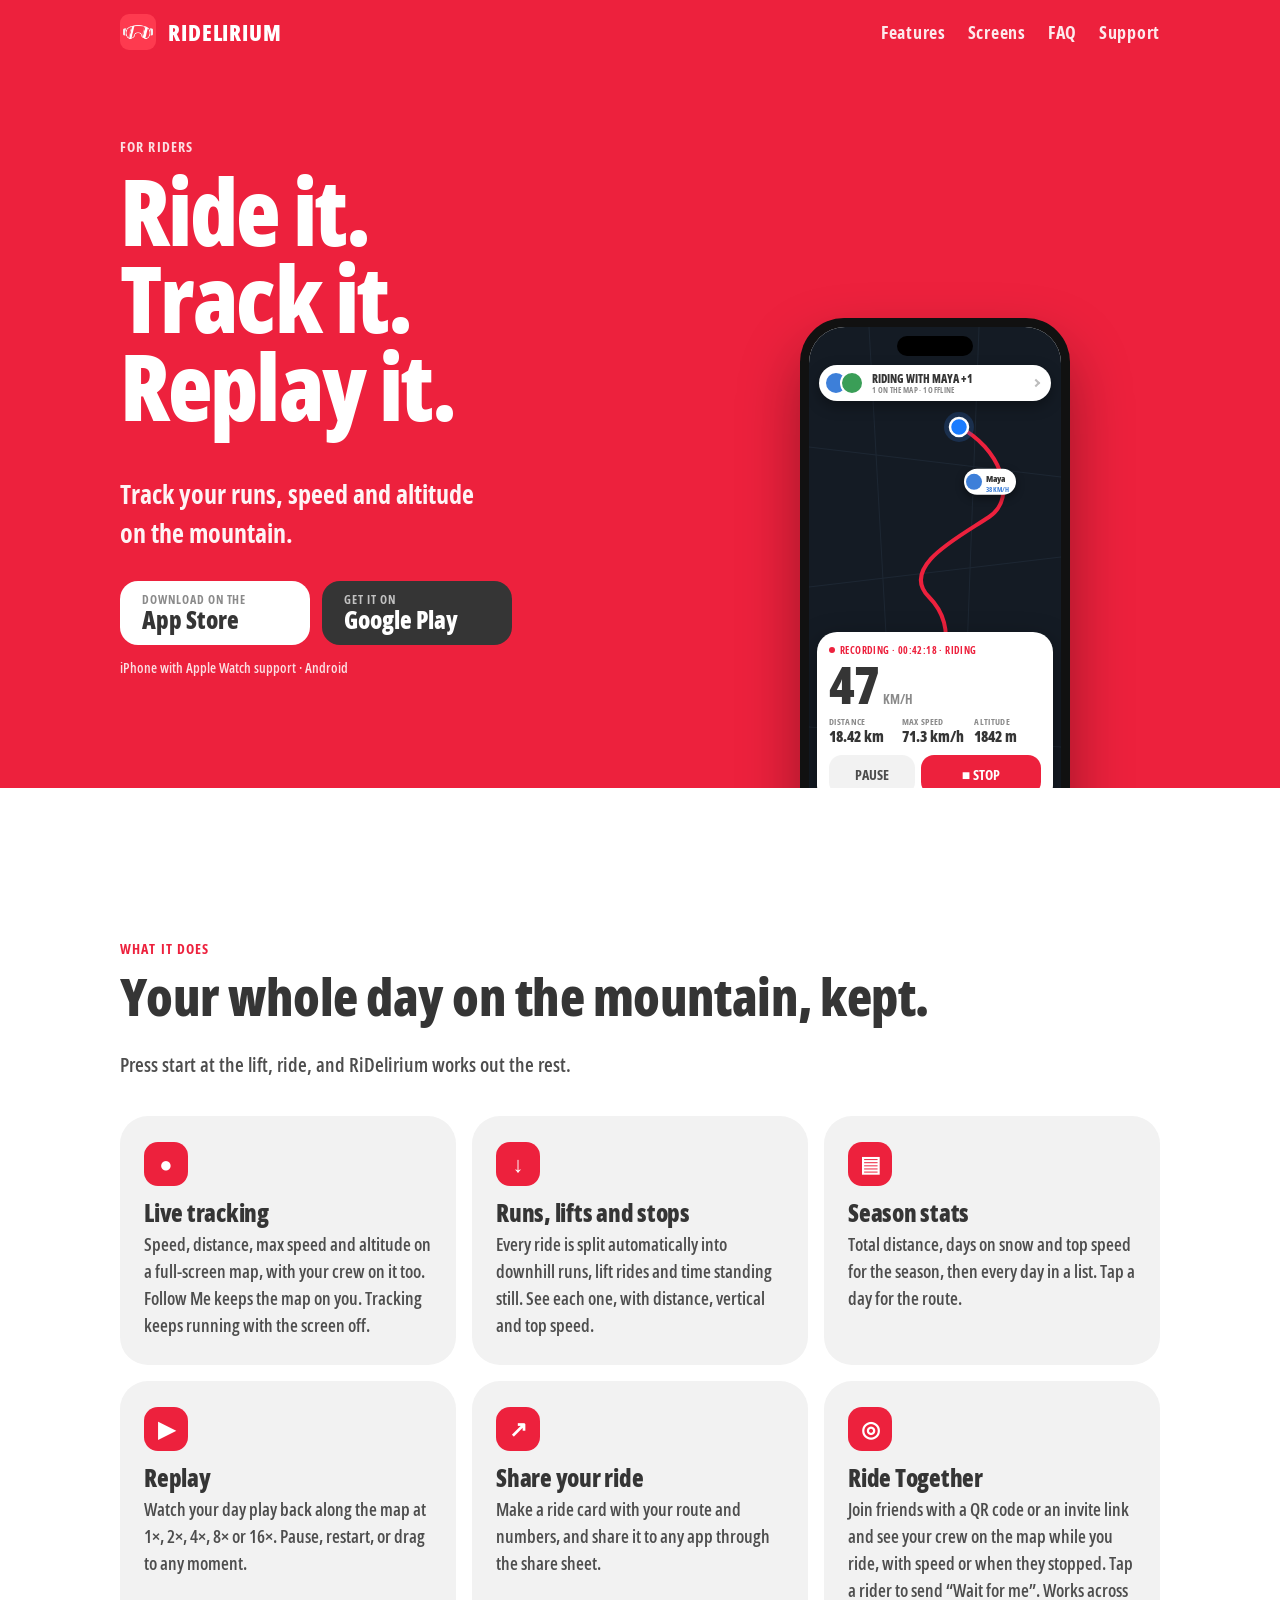
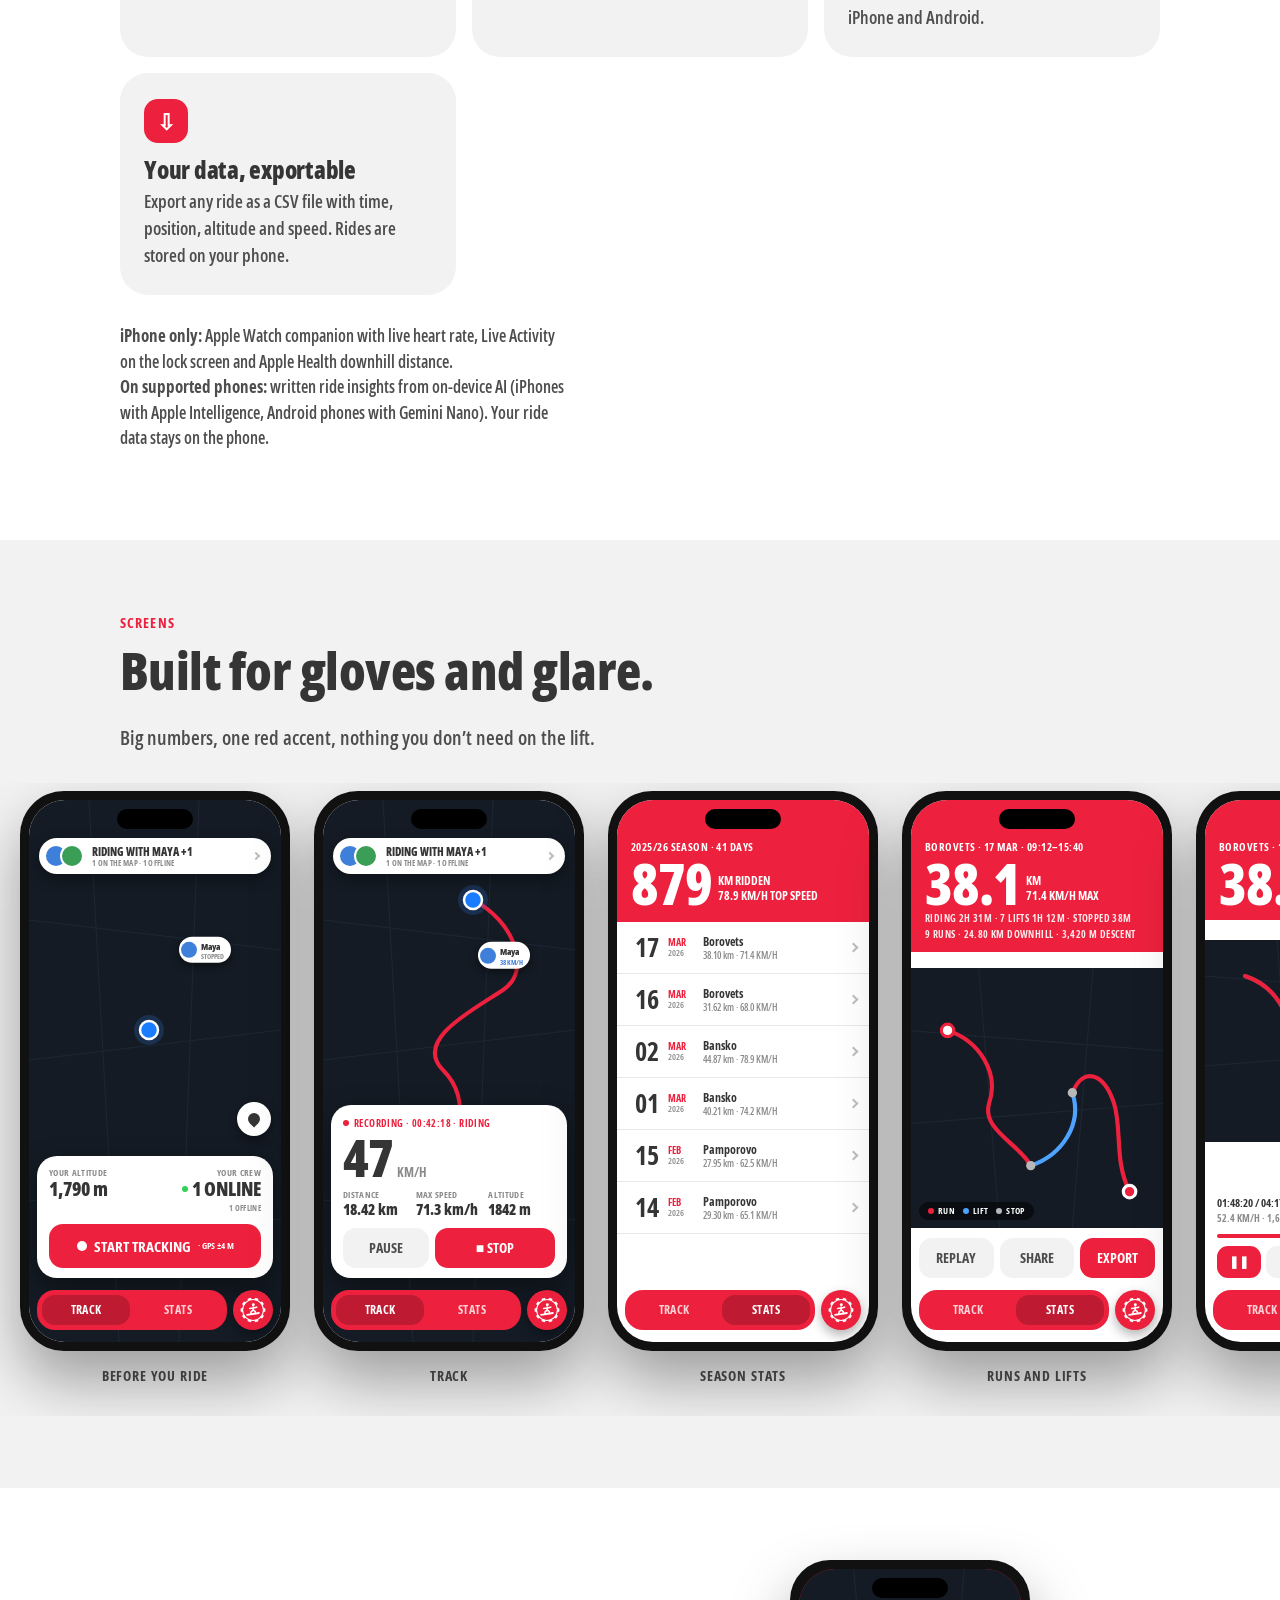
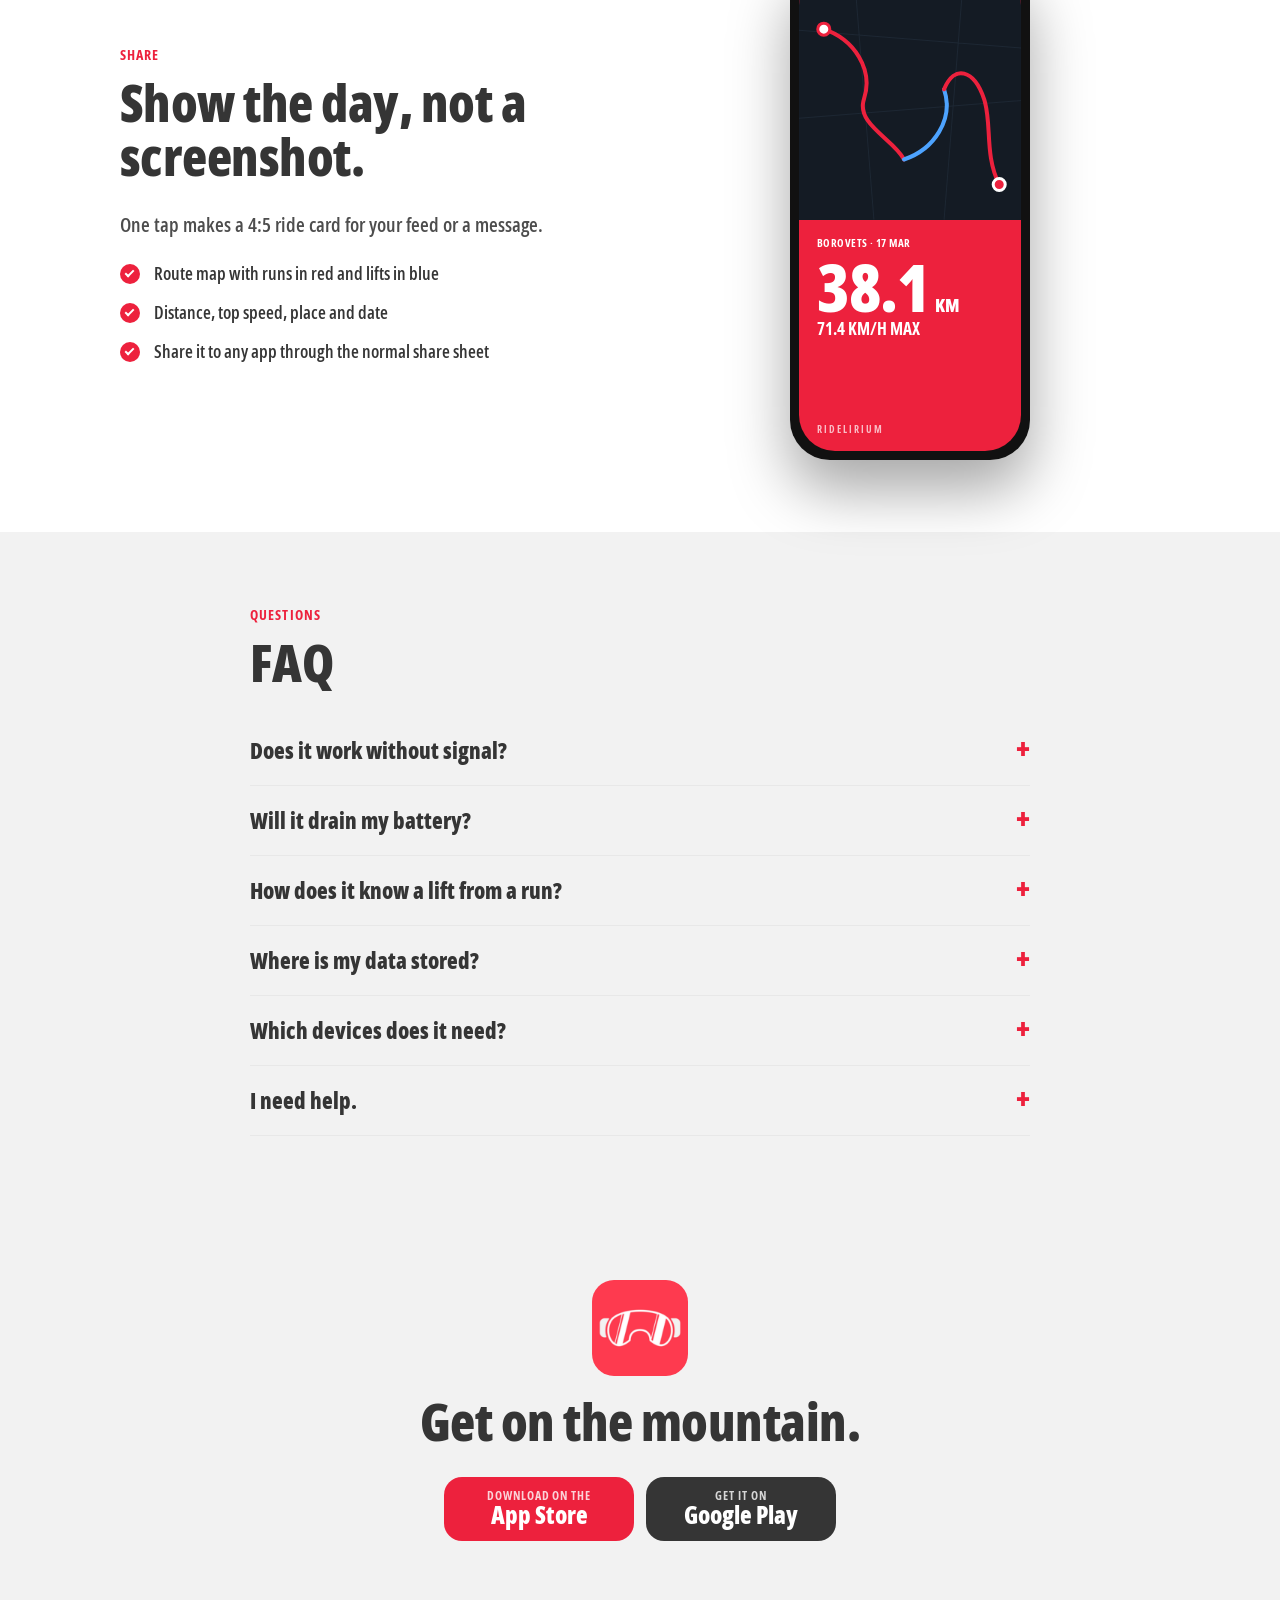
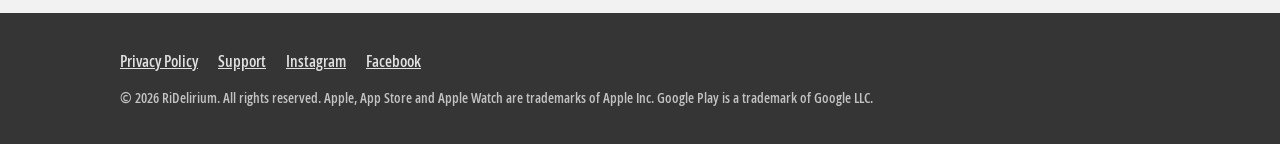
<file: RiDelirium-Web/index.html>
<!doctype html>
<html lang="en">
<head>
<meta charset="utf-8">
<meta name="viewport" content="width=device-width, initial-scale=1">
<title>RiDelirium — track your runs, speed and altitude</title>
<meta name="description" content="Track your runs, speed and altitude on the mountain. Live GPS tracking, automatic runs and lifts, season stats, ride replay and shareable ride cards for iPhone and Android.">
<meta name="theme-color" content="#ED213D">
<link rel="icon" type="image/png" href="assets/favicon.png">
<link rel="apple-touch-icon" href="assets/apple-touch-icon.png">
<meta property="og:title" content="RiDelirium — track your runs, speed and altitude">
<meta property="og:description" content="Track your runs, speed and altitude on the mountain. Live GPS tracking, automatic runs and lifts, season stats, ride replay and shareable ride cards for iPhone and Android.">
<meta property="og:image" content="assets/icon-512.png">
<link rel="stylesheet" href="css/style.css">
</head>
<body>
<a class="skip" href="#main">Skip to content</a>
<header class="site-header">
  <div class="wrap">
    <a class="brand" href="index.html"><img src="assets/icon-512.png" alt="" width="36" height="36">RIDELIRIUM</a>
    <nav class="nav" aria-label="Main">
      <a class="hide-sm" href="index.html#features">Features</a>
      <a class="hide-sm" href="index.html#screens">Screens</a>
      <a href="index.html#faq">FAQ</a>
      <a href="support.html">Support</a>
    </nav>
  </div>
</header>

<main id="main">
<section class="hero" style="padding:0">
  <div class="wrap">
    <div class="hero-copy">
      <div class="kicker" style="color:#fff;opacity:.85">For riders</div>
      <h1>Ride it.<br>Track it.<br>Replay it.</h1>
      <p class="lead">Track your runs, speed and altitude on the mountain.</p>
      <div class="stores">
        <a class="store" href="https://apps.apple.com/us/app/ridelirium/id1080784776"><small>Download on the</small><strong>App Store</strong></a>
        <a class="store dark" href="https://play.google.com/store/apps/details?id=com.bgdeveloper.ridelirium"><small>Get it on</small><strong>Google Play</strong></a>
      </div>
      <p class="note-soon">iPhone with Apple Watch support · Android</p>
    </div>
    <div class="hero-phone"><div class="phone" role="img" aria-label="RiDelirium Track screen: live speed, distance, max speed and altitude over a map of the route">
  <div class="screen">
    <div class="island"></div>
    <div class="m-map" style="inset:0">
      <svg viewBox="0 0 252 542" preserveAspectRatio="xMidYMid slice" aria-hidden="true">
        <g stroke="#1d2733" stroke-width="1" fill="none"><path d="M0,120 L252,150 M0,260 L252,230 M0,400 L252,420 M60,0 L90,542 M170,0 L150,542"/></g>
        <path d="M30,470 C60,430 40,390 90,370 C140,350 150,300 120,270 C90,240 150,210 180,190 C210,170 190,120 150,100" fill="none" stroke="#ED213D" stroke-width="4" stroke-linecap="round" stroke-linejoin="round"/>
        <circle cx="150" cy="100" r="15" fill="rgba(46,110,200,.25)"/><circle cx="150" cy="100" r="9" fill="#1A7CFF" stroke="#fff" stroke-width="2.5"/>
      </svg>
    </div>
    <div class="m-crew"><div class="av"><i style="background:#3D7FD9"></i><i style="background:#3A9E57"></i></div><div><b>RIDING WITH MAYA +1</b><span>1 ON THE MAP · 1 OFFLINE</span></div><div class="ch"></div></div><div class="m-tag" style="left:72%;top:31%"><i style="background:#3D7FD9"></i><div><b>Maya</b><span style="color:#3D7FD9">38 KM/H</span></div></div>
    <div class="m-card" style="bottom:64px">
      <div class="m-rec"><i></i>RECORDING · 00:42:18 · RIDING</div>
      <div class="m-speed">47<small>KM/H</small></div>
      <div class="m-cols"><div><span>DISTANCE</span><b>18.42 km</b></div><div><span>MAX SPEED</span><b>71.3 km/h</b></div><div><span>ALTITUDE</span><b>1842 m</b></div></div>
      <div class="m-btns"><div class="m-btn">PAUSE</div><div class="m-btn red">■ STOP</div></div>
    </div>
    <div class="m-tabbar"><div class="m-tab on">TRACK</div><div class="m-tab">STATS</div></div><div class="m-gear"><i></i></div>
  </div>
</div></div>
  </div>
</section>

<section id="features" class="first-after-hero">
  <div class="wrap">
    <div class="kicker">What it does</div>
    <h2>Your whole day on the mountain, kept.</h2>
    <p class="sub">Press start at the lift, ride, and RiDelirium works out the rest.</p>
    <div class="features">
      <div class="card"><div class="ico">●</div><h3>Live tracking</h3><p>Speed, distance, max speed and altitude on a full-screen map, with your crew on it too. Follow Me keeps the map on you. Tracking keeps running with the screen off.</p></div>
      <div class="card"><div class="ico">↓</div><h3>Runs, lifts and stops</h3><p>Every ride is split automatically into downhill runs, lift rides and time standing still. See each one, with distance, vertical and top speed.</p></div>
      <div class="card"><div class="ico">▤</div><h3>Season stats</h3><p>Total distance, days on snow and top speed for the season, then every day in a list. Tap a day for the route.</p></div>
      <div class="card"><div class="ico">▶</div><h3>Replay</h3><p>Watch your day play back along the map at 1×, 2×, 4×, 8× or 16×. Pause, restart, or drag to any moment.</p></div>
      <div class="card"><div class="ico">↗</div><h3>Share your ride</h3><p>Make a ride card with your route and numbers, and share it to any app through the share sheet.</p></div>
      <div class="card"><div class="ico">◎</div><h3>Ride Together</h3><p>Join friends with a QR code or an invite link and see your crew on the map while you ride, with speed or when they stopped. Tap a rider to send “Wait for me”. Works across iPhone and Android.</p></div>
      <div class="card"><div class="ico">⇩</div><h3>Your data, exportable</h3><p>Export any ride as a CSV file with time, position, altitude and speed. Rides are stored on your phone.</p></div>
    </div>
    <p class="sub" style="margin-top:28px;font-size:17px"><strong>iPhone only:</strong> Apple Watch companion with live heart rate, Live Activity on the lock screen and Apple Health downhill distance.<br><strong>On supported phones:</strong> written ride insights from on-device AI (iPhones with Apple Intelligence, Android phones with Gemini Nano). Your ride data stays on the phone.</p>
  </div>
</section>

<section id="screens" class="tinted">
  <div class="wrap">
    <div class="kicker">Screens</div>
    <h2>Built for gloves and glare.</h2>
    <p class="sub">Big numbers, one red accent, nothing you don’t need on the lift.</p>
  </div>
  <div class="gallery" style="margin-top:30px">
    <figure><div class="phone" role="img" aria-label="RiDelirium Track screen before a ride: your altitude, your crew online and offline, and the Start Tracking button with GPS status">
  <div class="screen">
    <div class="island"></div>
    <div class="m-map" style="inset:0">
      <svg viewBox="0 0 252 542" preserveAspectRatio="xMidYMid slice" aria-hidden="true">
        <g stroke="#1d2733" stroke-width="1" fill="none"><path d="M0,120 L252,150 M0,260 L252,230 M0,400 L252,420 M60,0 L90,542 M170,0 L150,542"/></g>
        <circle cx="120" cy="230" r="15" fill="rgba(46,110,200,.25)"/><circle cx="120" cy="230" r="9" fill="#1A7CFF" stroke="#fff" stroke-width="2.5"/>
      </svg>
    </div>
    <div class="m-crew"><div class="av"><i style="background:#3D7FD9"></i><i style="background:#3A9E57"></i></div><div><b>RIDING WITH MAYA +1</b><span>1 ON THE MAP · 1 OFFLINE</span></div><div class="ch"></div></div><div class="m-tag" style="left:70%;top:30%"><i style="background:#3D7FD9"></i><div><b>Maya</b><span style="color:#8A8A8A">STOPPED</span></div></div>
    <div class="m-pin" style="bottom:206px"><i></i></div>
    <div class="m-card" style="bottom:64px">
      <div class="m-idle"><div><span>YOUR ALTITUDE</span><b>1,790 m</b></div><div class="r"><span>YOUR CREW</span><b><i></i>1 ONLINE</b><em>1 OFFLINE</em></div></div>
      <div class="m-start"><i></i>START TRACKING<small>· GPS ±4 M</small></div>
    </div>
    <div class="m-tabbar"><div class="m-tab on">TRACK</div><div class="m-tab">STATS</div></div><div class="m-gear"><i></i></div>
  </div>
</div><figcaption>Before you ride</figcaption></figure>
    <figure><div class="phone" role="img" aria-label="RiDelirium Track screen: live speed, distance, max speed and altitude over a map of the route">
  <div class="screen">
    <div class="island"></div>
    <div class="m-map" style="inset:0">
      <svg viewBox="0 0 252 542" preserveAspectRatio="xMidYMid slice" aria-hidden="true">
        <g stroke="#1d2733" stroke-width="1" fill="none"><path d="M0,120 L252,150 M0,260 L252,230 M0,400 L252,420 M60,0 L90,542 M170,0 L150,542"/></g>
        <path d="M30,470 C60,430 40,390 90,370 C140,350 150,300 120,270 C90,240 150,210 180,190 C210,170 190,120 150,100" fill="none" stroke="#ED213D" stroke-width="4" stroke-linecap="round" stroke-linejoin="round"/>
        <circle cx="150" cy="100" r="15" fill="rgba(46,110,200,.25)"/><circle cx="150" cy="100" r="9" fill="#1A7CFF" stroke="#fff" stroke-width="2.5"/>
      </svg>
    </div>
    <div class="m-crew"><div class="av"><i style="background:#3D7FD9"></i><i style="background:#3A9E57"></i></div><div><b>RIDING WITH MAYA +1</b><span>1 ON THE MAP · 1 OFFLINE</span></div><div class="ch"></div></div><div class="m-tag" style="left:72%;top:31%"><i style="background:#3D7FD9"></i><div><b>Maya</b><span style="color:#3D7FD9">38 KM/H</span></div></div>
    <div class="m-card" style="bottom:64px">
      <div class="m-rec"><i></i>RECORDING · 00:42:18 · RIDING</div>
      <div class="m-speed">47<small>KM/H</small></div>
      <div class="m-cols"><div><span>DISTANCE</span><b>18.42 km</b></div><div><span>MAX SPEED</span><b>71.3 km/h</b></div><div><span>ALTITUDE</span><b>1842 m</b></div></div>
      <div class="m-btns"><div class="m-btn">PAUSE</div><div class="m-btn red">■ STOP</div></div>
    </div>
    <div class="m-tabbar"><div class="m-tab on">TRACK</div><div class="m-tab">STATS</div></div><div class="m-gear"><i></i></div>
  </div>
</div><figcaption>Track</figcaption></figure>
    <figure><div class="phone" role="img" aria-label="RiDelirium Stats screen: season total and a list of days">
  <div class="screen">
    <div class="island"></div>
    <div class="m-header"><div class="m-kicker">2025/26 Season · 41 Days</div>
      <div class="m-hero"><b>879</b><span>KM RIDDEN<br>78.9 KM/H TOP SPEED</span></div></div>
    <div class="m-row"><div class="d">17</div><div class="mo">MAR<em>2026</em></div><div class="nm">Borovets<em>38.10 km · 71.4 KM/H</em></div><div class="ch"></div></div>
    <div class="m-row"><div class="d">16</div><div class="mo">MAR<em>2026</em></div><div class="nm">Borovets<em>31.62 km · 68.0 KM/H</em></div><div class="ch"></div></div>
    <div class="m-row"><div class="d">02</div><div class="mo">MAR<em>2026</em></div><div class="nm">Bansko<em>44.87 km · 78.9 KM/H</em></div><div class="ch"></div></div>
    <div class="m-row"><div class="d">01</div><div class="mo">MAR<em>2026</em></div><div class="nm">Bansko<em>40.21 km · 74.2 KM/H</em></div><div class="ch"></div></div>
    <div class="m-row"><div class="d">15</div><div class="mo">FEB<em>2026</em></div><div class="nm">Pamporovo<em>27.95 km · 62.5 KM/H</em></div><div class="ch"></div></div>
    <div class="m-row"><div class="d">14</div><div class="mo">FEB<em>2026</em></div><div class="nm">Pamporovo<em>29.30 km · 65.1 KM/H</em></div><div class="ch"></div></div>
    <div class="m-tabbar"><div class="m-tab">TRACK</div><div class="m-tab on">STATS</div></div><div class="m-gear"><i></i></div>
  </div>
</div><figcaption>Season stats</figcaption></figure>
    <figure><div class="phone" role="img" aria-label="RiDelirium Daily stats screen: the day's route with runs in red, lifts in blue and stops in grey">
  <div class="screen">
    <div class="island"></div>
    <div class="m-header" style="padding-bottom:12px"><div class="m-kicker">Borovets · 17 Mar · 09:12–15:40</div>
      <div class="m-hero"><b>38.1</b><span>KM<br>71.4 KM/H MAX</span></div>
      <div class="m-line">RIDING 2H 31M · 7 LIFTS 1H 12M · STOPPED 38M</div>
      <div class="m-line">9 RUNS · 24.80 km DOWNHILL · 3,420 m DESCENT</div></div>
    <div class="m-map" style="top:168px;bottom:114px"><svg viewBox="0 0 252 250" preserveAspectRatio="xMidYMid slice" aria-hidden="true">
  <g stroke="#1d2733" stroke-width="1" fill="none"><path d="M0,60 L252,80 M0,150 L252,130 M70,0 L90,250 M180,0 L160,250"/></g>
  <path d="M40,60 C70,70 90,100 80,130 C72,155 110,170 120,190" fill="none" stroke="#ED213D" stroke-width="4" stroke-linecap="round"/>
  <path d="M120,190 C150,180 170,150 160,120" fill="none" stroke="#4DA3FF" stroke-width="4" stroke-linecap="round"/>
  <path d="M160,120 C175,100 200,90 205,60 C208,40 215,30 225,28" fill="none" stroke="#4DA3FF" stroke-width="4" stroke-linecap="round" opacity=".0"/>
  <path d="M160,120 C170,95 190,100 200,130 C208,155 200,185 215,215" fill="none" stroke="#ED213D" stroke-width="4" stroke-linecap="round"/>
  <circle cx="120" cy="190" r="4.5" fill="#B8B8B8"/><circle cx="160" cy="120" r="4.5" fill="#B8B8B8"/>
  <circle cx="40" cy="60" r="6" fill="#fff" stroke="#ED213D" stroke-width="3"/><circle cx="215" cy="215" r="6" fill="#ED213D" stroke="#fff" stroke-width="3"/>
</svg>
      <div class="m-legend"><span><i style="background:#ED213D"></i>RUN</span><span><i style="background:#4DA3FF"></i>LIFT</span><span><i style="background:#B8B8B8"></i>STOP</span></div></div>
    <div class="m-btns" style="position:absolute;left:8px;right:8px;bottom:64px"><div class="m-btn">REPLAY</div><div class="m-btn">SHARE</div><div class="m-btn red" style="flex:1">EXPORT</div></div>
    <div class="m-tabbar"><div class="m-tab">TRACK</div><div class="m-tab on">STATS</div></div><div class="m-gear"><i></i></div>
  </div>
</div><figcaption>Runs and lifts</figcaption></figure>
    <figure><div class="phone" role="img" aria-label="RiDelirium Replay: a rider dot moving along the route with play, restart, a time slider and 1x 2x 4x 8x 16x speed buttons">
  <div class="screen">
    <div class="island"></div>
    <div class="m-header" style="padding-bottom:12px"><div class="m-kicker">Borovets · 17 Mar · 09:12–15:40</div>
      <div class="m-hero"><b>38.1</b><span>KM<br>71.4 KM/H MAX</span></div></div>
    <div class="m-map" style="top:140px;bottom:200px">
      <svg viewBox="0 0 252 250" preserveAspectRatio="xMidYMid slice" aria-hidden="true">
        <g stroke="#1d2733" stroke-width="1" fill="none"><path d="M0,60 L252,80 M0,150 L252,130 M70,0 L90,250 M180,0 L160,250"/></g>
        <path d="M40,60 C70,70 90,100 80,130 C72,155 110,170 120,190 C150,180 170,150 160,120 C170,95 190,100 200,130 C208,155 200,185 215,215" fill="none" stroke="#fff" stroke-opacity=".25" stroke-width="4" stroke-linecap="round"/>
        <path d="M40,60 C70,70 90,100 80,130 C72,155 110,170 120,190 C140,184 153,168 158,148" fill="none" stroke="#ED213D" stroke-width="4" stroke-linecap="round"/>
        <circle cx="158" cy="148" r="15" fill="rgba(46,110,200,.25)"/><circle cx="158" cy="148" r="9" fill="#1A7CFF" stroke="#fff" stroke-width="2.5"/>
      </svg></div>
    <div style="position:absolute;left:12px;right:12px;bottom:64px">
      <div class="m-time"><span>01:48:20 / 04:17:05</span><span style="color:var(--red)">CLOSE</span></div>
      <div style="color:var(--secondary);font-weight:700;font-size:10px;margin-top:3px">52.4 KM/H · 1,610 m</div>
      <div class="m-slider"></div>
      <div class="m-play"><div class="p">❚❚</div><div class="r">↺</div>
        <div class="m-chips"><span>1×</span><span>2×</span><span class="on">4×</span><span>8×</span><span>16×</span></div></div>
    </div>
    <div class="m-tabbar"><div class="m-tab">TRACK</div><div class="m-tab on">STATS</div></div><div class="m-gear"><i></i></div>
  </div>
</div><figcaption>Replay</figcaption></figure>
  </div>
</section>

<section>
  <div class="wrap split">
    <div>
      <div class="kicker">Share</div>
      <h2>Show the day, not a screenshot.</h2>
      <p class="sub">One tap makes a 4:5 ride card for your feed or a message.</p>
      <ul class="checks">
        <li>Route map with runs in red and lifts in blue</li>
        <li>Distance, top speed, place and date</li>
        <li>Share it to any app through the normal share sheet</li>
      </ul>
    </div>
    <div class="split-media"><div class="phone sm" role="img" aria-label="A shareable ride card: route map on top, distance and top speed on a red panel">
  <div class="screen" style="background:var(--red)">
    <div class="island"></div>
    <div class="m-map" style="top:0;height:52%">
      <svg viewBox="0 0 252 250" preserveAspectRatio="xMidYMid slice" aria-hidden="true">
        <g stroke="#1d2733" stroke-width="1" fill="none"><path d="M0,60 L252,80 M0,150 L252,130 M70,0 L90,250 M180,0 L160,250"/></g>
        <path d="M40,60 C70,70 90,100 80,130 C72,155 110,170 120,190" fill="none" stroke="#ED213D" stroke-width="4" stroke-linecap="round"/>
        <path d="M120,190 C150,180 170,150 160,120" fill="none" stroke="#4DA3FF" stroke-width="4" stroke-linecap="round"/>
        <path d="M160,120 C170,95 190,100 200,130 C208,155 200,185 215,215" fill="none" stroke="#ED213D" stroke-width="4" stroke-linecap="round"/>
        <circle cx="40" cy="60" r="6" fill="#fff" stroke="#ED213D" stroke-width="3"/><circle cx="215" cy="215" r="6" fill="#ED213D" stroke="#fff" stroke-width="3"/>
      </svg></div>
    <div style="position:absolute;left:0;right:0;bottom:0;top:52%;padding:16px 18px;color:#fff">
      <div style="font-weight:700;font-size:11px;letter-spacing:.04em">BOROVETS · 17 MAR</div>
      <div style="font-weight:800;font-size:66px;line-height:1;letter-spacing:-.02em;margin-top:4px">38.1<small style="font-size:18px;margin-left:6px;letter-spacing:0">KM</small></div>
      <div style="font-weight:700;font-size:17px">71.4 KM/H MAX</div>
      <div style="position:absolute;left:18px;bottom:16px;font-weight:700;font-size:10px;letter-spacing:.2em;opacity:.7">RIDELIRIUM</div>
    </div>
  </div>
</div></div>
  </div>
</section>

<section id="faq" class="tinted">
  <div class="wrap faq" style="max-width:820px">
    <div class="kicker">Questions</div>
    <h2>FAQ</h2>
    <details><summary>Does it work without signal?</summary><p>Yes. GPS tracking and recording don’t need a data connection, so rides are saved even high on the mountain. Map images, place names and seeing your crew do need a connection.</p></details>
    <details><summary>Will it drain my battery?</summary><p>GPS tracking uses power, more so in the cold. For a full day, start with a charged phone, keep it in an inner pocket, and use low power mode if you like. Tracking only runs while you are recording a ride.</p></details>
    <details><summary>How does it know a lift from a run?</summary><p>It looks at your altitude and speed. Going down at speed is a run, going up is a lift, and barely moving is a stop. A quick pause or a flat stretch doesn’t split a run in two. Very short or tiny segments are folded into their neighbours.</p></details>
    <details><summary>Where is my data stored?</summary><p>Your rides are stored on your phone. See the <a href="privacy.html">Privacy Policy</a> for exactly what is collected, what leaves your device, and how to delete it.</p></details>
    <details><summary>Which devices does it need?</summary><p>iPhone with iOS 26 or later (Apple Watch is optional), or an Android phone with Android 7.0 or later and Google Play services.</p></details>
    <details><summary>I need help.</summary><p>Visit the <a href="support.html">Support page</a>.</p></details>
  </div>
</section>

<section class="cta">
  <div class="wrap">
    <img src="assets/icon-512.png" alt="RiDelirium app icon" width="96" height="96" style="margin:0 auto 18px;border-radius:22px">
    <h2>Get on the mountain.</h2>
    <div class="stores">
        <a class="store" href="https://apps.apple.com/us/app/ridelirium/id1080784776"><small>Download on the</small><strong>App Store</strong></a>
        <a class="store dark" href="https://play.google.com/store/apps/details?id=com.bgdeveloper.ridelirium"><small>Get it on</small><strong>Google Play</strong></a>
      </div>
  </div>
</section>
</main>
<footer class="site-footer">
  <div class="wrap">
    <div>
      <a href="privacy.html">Privacy Policy</a><a href="support.html">Support</a><a href="https://www.instagram.com/ridelirium.app/" rel="me noopener">Instagram</a><a href="https://www.facebook.com/profile.php?id=61596767940656" rel="me noopener">Facebook</a>
    </div>
    <small>© <span id="year">2026</span> RiDelirium. All rights reserved. Apple, App Store and Apple Watch are trademarks of Apple Inc. Google Play is a trademark of Google LLC.</small>
  </div>
</footer>
<script>document.getElementById("year").textContent = new Date().getFullYear();</script>
</body>
</html>
</file>
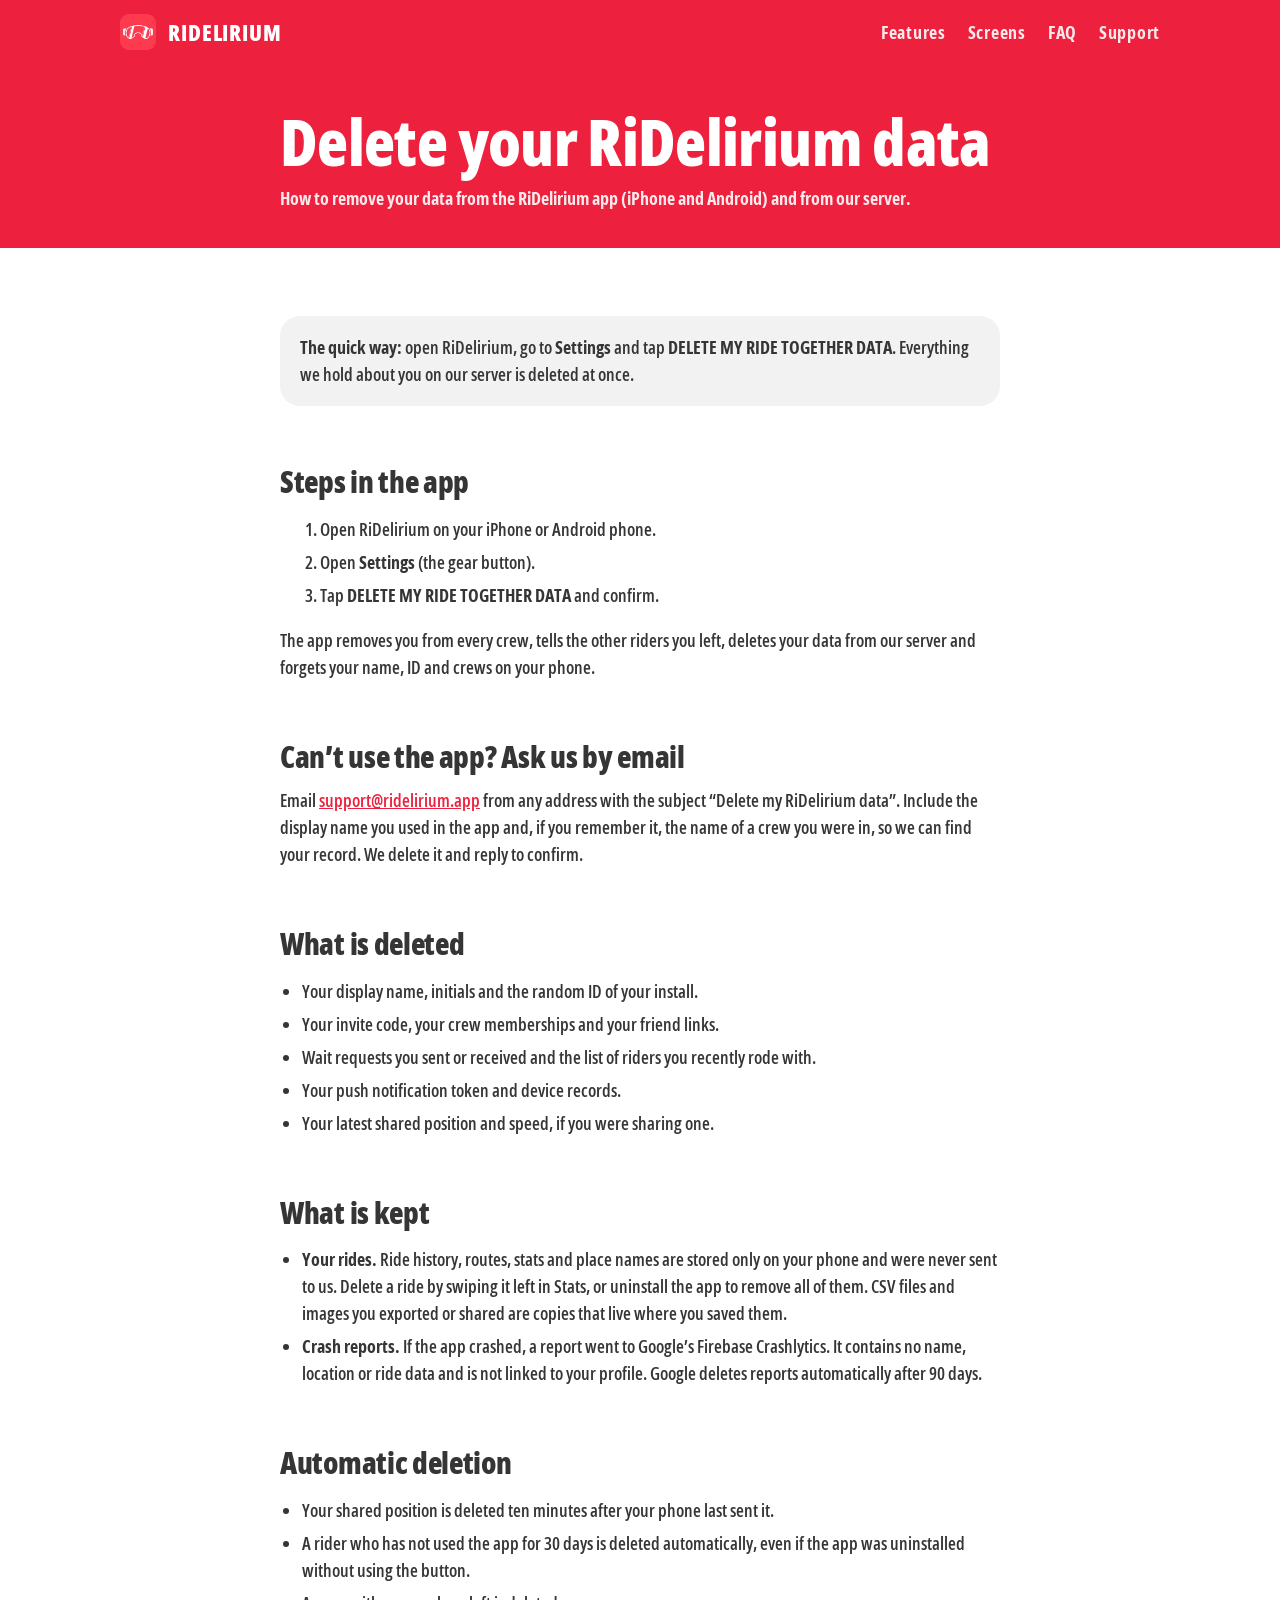
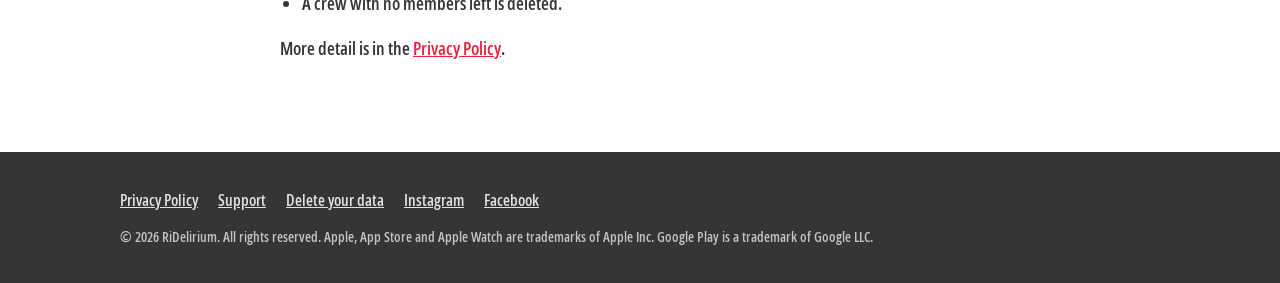
<file: RiDelirium-Web/delete-data.html>
<!doctype html>
<html lang="en">
<head>
<meta charset="utf-8">
<meta name="viewport" content="width=device-width, initial-scale=1">
<title>Delete your data — RiDelirium</title>
<meta name="description" content="How to delete your RiDelirium data, what is deleted and what is kept.">
<meta name="theme-color" content="#ED213D">
<link rel="icon" type="image/png" href="assets/favicon.png">
<link rel="apple-touch-icon" href="assets/apple-touch-icon.png">
<meta property="og:title" content="Delete your data — RiDelirium">
<meta property="og:description" content="How to delete your RiDelirium data, what is deleted and what is kept.">
<meta property="og:image" content="assets/icon-512.png">
<link rel="stylesheet" href="css/style.css">
</head>
<body>
<a class="skip" href="#main">Skip to content</a>
<header class="site-header">
  <div class="wrap">
    <a class="brand" href="index.html"><img src="assets/icon-512.png" alt="" width="36" height="36">RIDELIRIUM</a>
    <nav class="nav" aria-label="Main">
      <a class="hide-sm" href="index.html#features">Features</a>
      <a class="hide-sm" href="index.html#screens">Screens</a>
      <a href="index.html#faq">FAQ</a>
      <a href="support.html">Support</a>
    </nav>
  </div>
</header>

<main id="main">
<div class="doc-hero"><div class="wrap" style="max-width:760px"><h1>Delete your RiDelirium data</h1><p>How to remove your data from the RiDelirium app (iPhone and Android) and from our server.</p></div></div>
<div class="doc"><div class="wrap">

<div class="callout"><strong>The quick way:</strong> open RiDelirium, go to <strong>Settings</strong> and tap <strong>DELETE MY RIDE TOGETHER DATA</strong>. Everything we hold about you on our server is deleted at once.</div>

<h2>Steps in the app</h2>
<ol>
  <li>Open RiDelirium on your iPhone or Android phone.</li>
  <li>Open <strong>Settings</strong> (the gear button).</li>
  <li>Tap <strong>DELETE MY RIDE TOGETHER DATA</strong> and confirm.</li>
</ol>
<p>The app removes you from every crew, tells the other riders you left, deletes your data from our server and forgets your name, ID and crews on your phone.</p>

<h2>Can’t use the app? Ask us by email</h2>
<p>Email <a data-u="support" data-d="ridelirium.app" href="#" rel="nofollow">support [at] ridelirium.app</a> from any address with the subject “Delete my RiDelirium data”. Include the display name you used in the app and, if you remember it, the name of a crew you were in, so we can find your record. We delete it and reply to confirm.</p>

<h2>What is deleted</h2>
<ul>
  <li>Your display name, initials and the random ID of your install.</li>
  <li>Your invite code, your crew memberships and your friend links.</li>
  <li>Wait requests you sent or received and the list of riders you recently rode with.</li>
  <li>Your push notification token and device records.</li>
  <li>Your latest shared position and speed, if you were sharing one.</li>
</ul>

<h2>What is kept</h2>
<ul>
  <li><strong>Your rides.</strong> Ride history, routes, stats and place names are stored only on your phone and were never sent to us. Delete a ride by swiping it left in Stats, or uninstall the app to remove all of them. CSV files and images you exported or shared are copies that live where you saved them.</li>
  <li><strong>Crash reports.</strong> If the app crashed, a report went to Google’s Firebase Crashlytics. It contains no name, location or ride data and is not linked to your profile. Google deletes reports automatically after 90 days.</li>
</ul>

<h2>Automatic deletion</h2>
<ul>
  <li>Your shared position is deleted ten minutes after your phone last sent it.</li>
  <li>A rider who has not used the app for 30 days is deleted automatically, even if the app was uninstalled without using the button.</li>
  <li>A crew with no members left is deleted.</li>
</ul>

<p>More detail is in the <a href="privacy.html">Privacy Policy</a>.</p>

</div></div>
</main>
<footer class="site-footer">
  <div class="wrap">
    <div>
      <a href="privacy.html">Privacy Policy</a><a href="support.html">Support</a><a href="delete-data.html">Delete your data</a><a href="https://www.instagram.com/ridelirium.app/" rel="me noopener">Instagram</a><a href="https://www.facebook.com/profile.php?id=61596767940656" rel="me noopener">Facebook</a>
    </div>
    <small>© <span id="year">2026</span> RiDelirium. All rights reserved. Apple, App Store and Apple Watch are trademarks of Apple Inc. Google Play is a trademark of Google LLC.</small>
  </div>
</footer>
<script>document.getElementById("year").textContent = new Date().getFullYear();</script>
<script src="js/mail.js" defer></script>
</body>
</html>
</file>
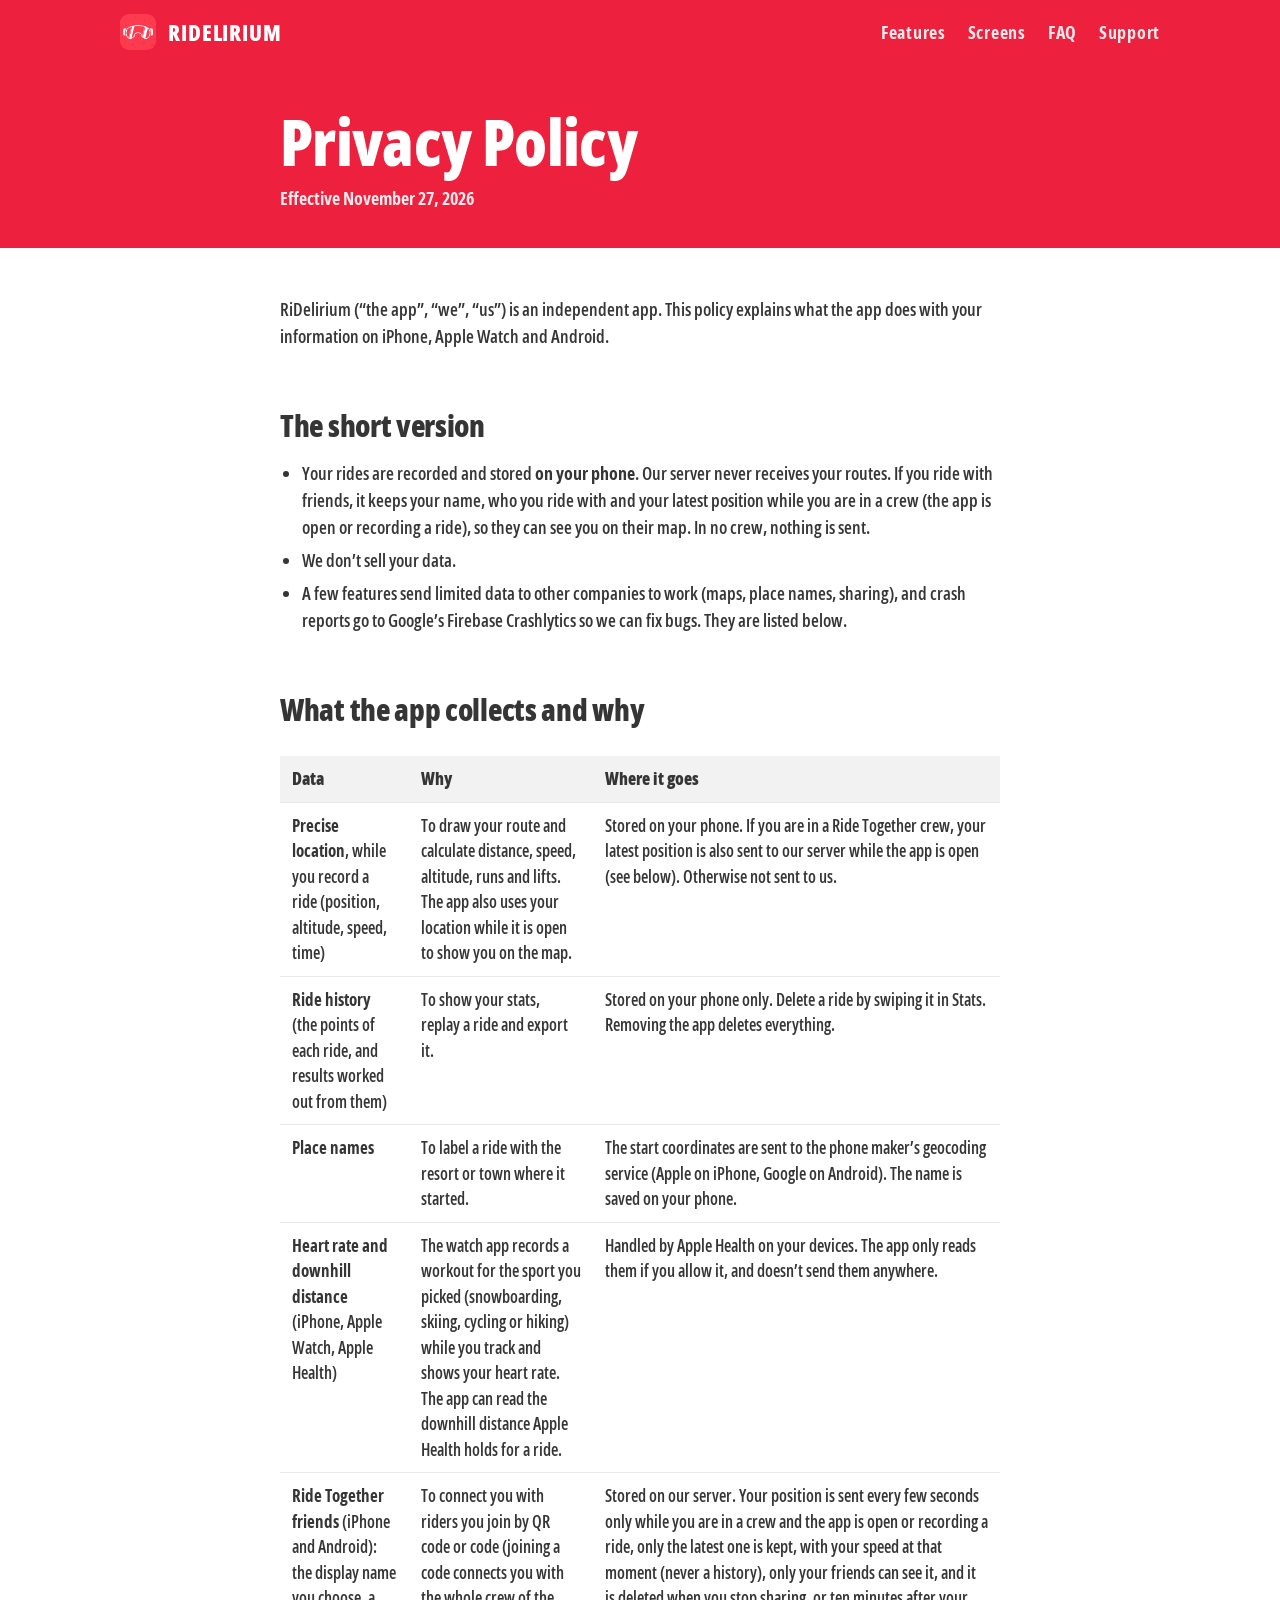
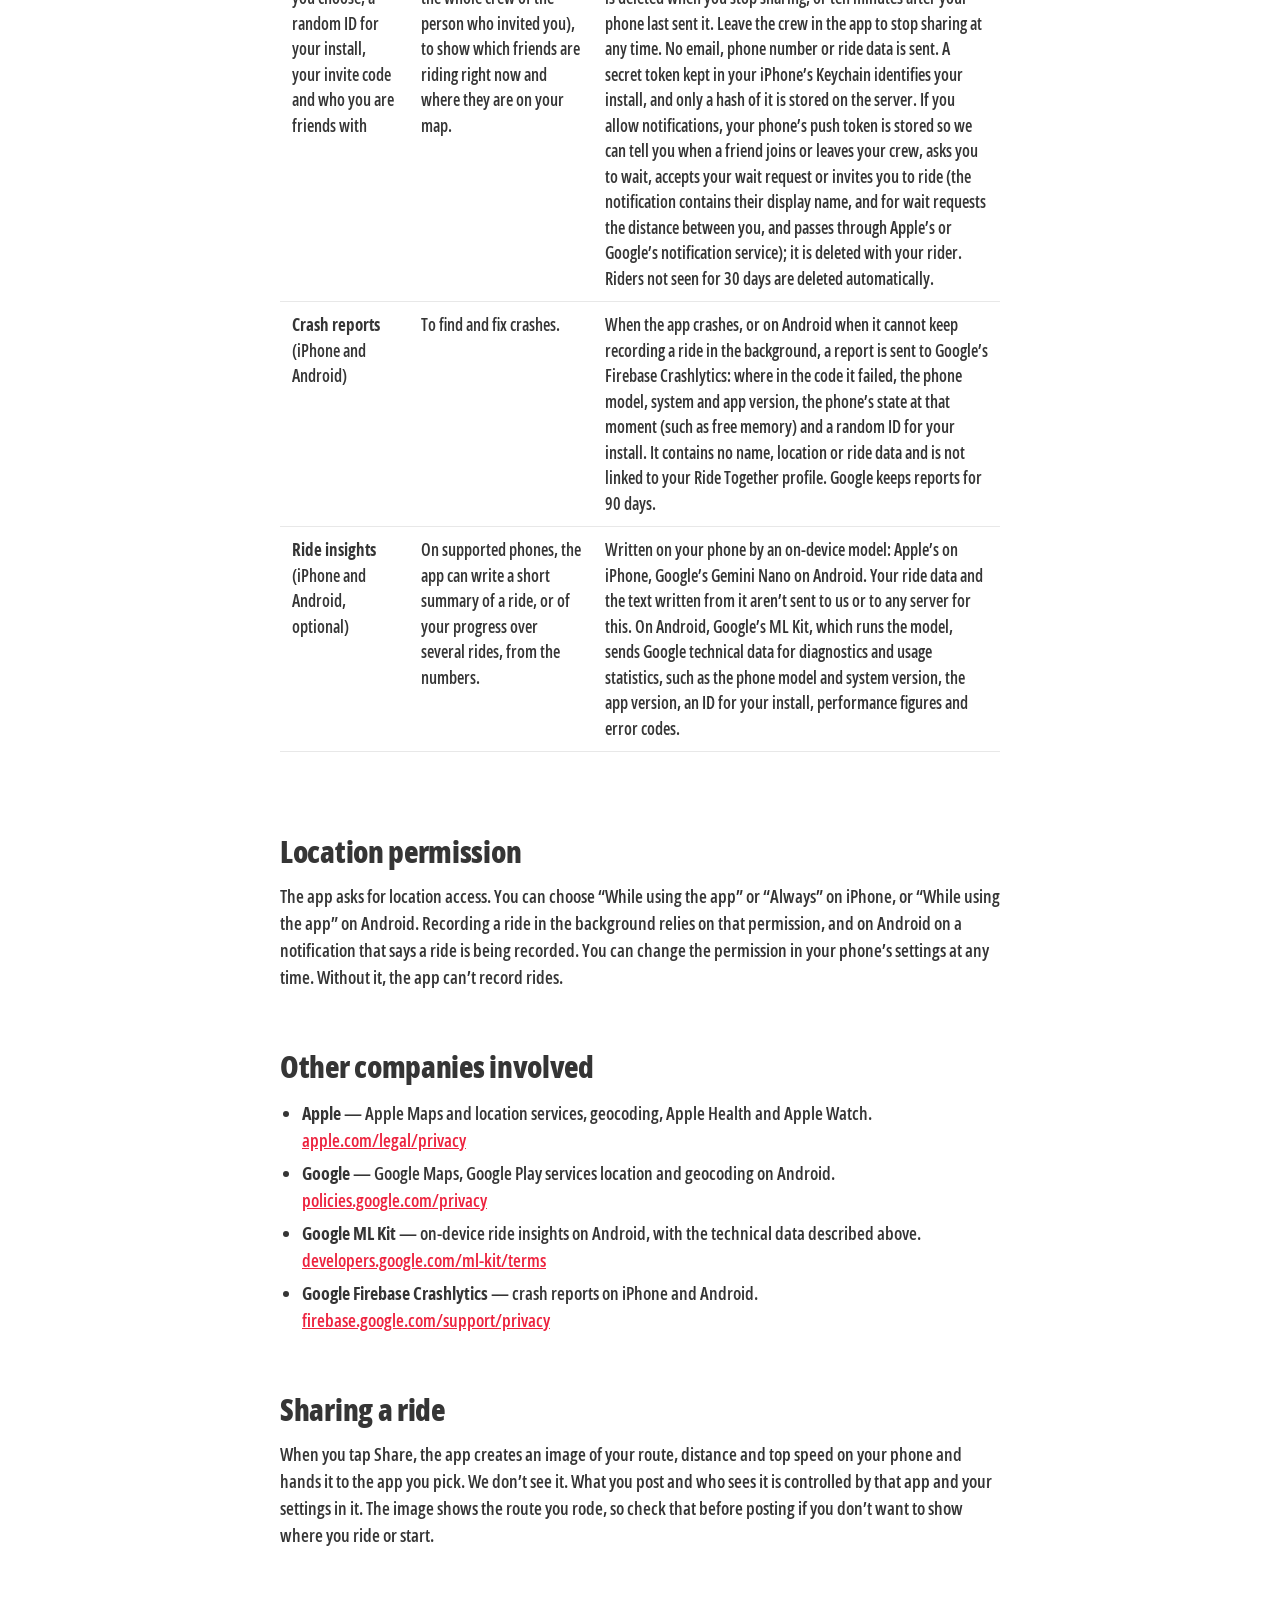
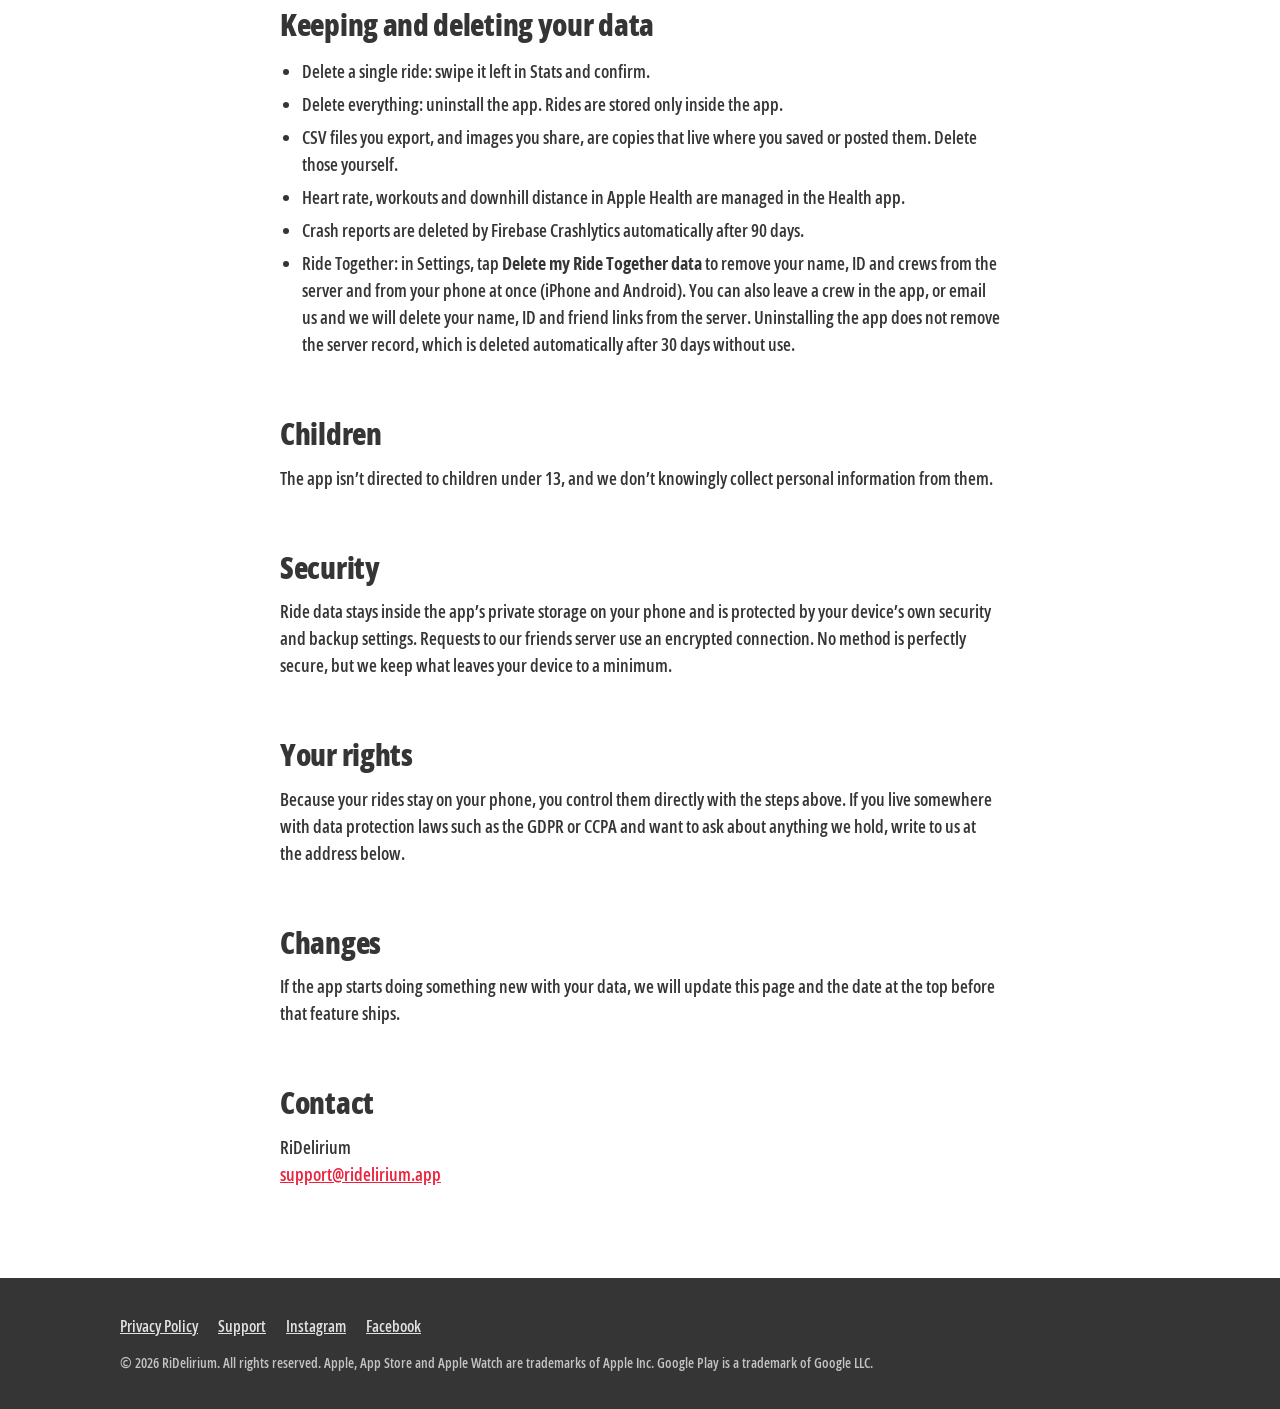
<file: RiDelirium-Web/privacy.html>
<!doctype html>
<html lang="en">
<head>
<meta charset="utf-8">
<meta name="viewport" content="width=device-width, initial-scale=1">
<title>Privacy Policy — RiDelirium</title>
<meta name="description" content="How the RiDelirium app handles your location, ride and account data.">
<meta name="theme-color" content="#ED213D">
<link rel="icon" type="image/png" href="assets/favicon.png">
<link rel="apple-touch-icon" href="assets/apple-touch-icon.png">
<meta property="og:title" content="Privacy Policy — RiDelirium">
<meta property="og:description" content="How the RiDelirium app handles your location, ride and account data.">
<meta property="og:image" content="assets/icon-512.png">
<link rel="stylesheet" href="css/style.css">
</head>
<body>
<a class="skip" href="#main">Skip to content</a>
<header class="site-header">
  <div class="wrap">
    <a class="brand" href="index.html"><img src="assets/icon-512.png" alt="" width="36" height="36">RIDELIRIUM</a>
    <nav class="nav" aria-label="Main">
      <a class="hide-sm" href="index.html#features">Features</a>
      <a class="hide-sm" href="index.html#screens">Screens</a>
      <a href="index.html#faq">FAQ</a>
      <a href="support.html">Support</a>
    </nav>
  </div>
</header>

<main id="main">
<div class="doc-hero"><div class="wrap" style="max-width:760px"><h1>Privacy Policy</h1><p>Effective November 27, 2026</p></div></div>
<div class="doc"><div class="wrap">

<p>RiDelirium (“the app”, “we”, “us”) is an independent app. This policy explains what the app does with your information on iPhone, Apple Watch and Android.</p>

<h2>The short version</h2>
<ul>
  <li>Your rides are recorded and stored <strong>on your phone</strong>. Our server never receives your routes. If you ride with friends, it keeps your name, who you ride with and your latest position while you are in a crew (the app is open or recording a ride), so they can see you on their map. In no crew, nothing is sent.</li>
  <li>We don’t sell your data.</li>
  <li>A few features send limited data to other companies to work (maps, place names, sharing), and crash reports go to Google’s Firebase Crashlytics so we can fix bugs. They are listed below.</li>
</ul>

<h2>What the app collects and why</h2>
<div class="table-wrap"><table>
<thead><tr><th>Data</th><th>Why</th><th>Where it goes</th></tr></thead>
<tbody>
<tr><td><strong>Precise location</strong>, while you record a ride (position, altitude, speed, time)</td><td>To draw your route and calculate distance, speed, altitude, runs and lifts. The app also uses your location while it is open to show you on the map.</td><td>Stored on your phone. If you are in a Ride Together crew, your latest position is also sent to our server while the app is open (see below). Otherwise not sent to us.</td></tr>
<tr><td><strong>Ride history</strong> (the points of each ride, and results worked out from them)</td><td>To show your stats, replay a ride and export it.</td><td>Stored on your phone only. Delete a ride by swiping it in Stats. Removing the app deletes everything.</td></tr>
<tr><td><strong>Place names</strong></td><td>To label a ride with the resort or town where it started.</td><td>The start coordinates are sent to the phone maker’s geocoding service (Apple on iPhone, Google on Android). The name is saved on your phone.</td></tr>
<tr><td><strong>Heart rate and downhill distance</strong> (iPhone, Apple Watch, Apple Health)</td><td>The watch app records a workout for the sport you picked (snowboarding, skiing, cycling or hiking) while you track and shows your heart rate. The app can read the downhill distance Apple Health holds for a ride.</td><td>Handled by Apple Health on your devices. The app only reads them if you allow it, and doesn’t send them anywhere.</td></tr>
<tr><td><strong>Ride Together friends</strong> (iPhone and Android): the display name you choose, a random ID for your install, your invite code and who you are friends with</td><td>To connect you with riders you join by QR code or code (joining a code connects you with the whole crew of the person who invited you), to show which friends are riding right now and where they are on your map.</td><td>Stored on our server. Your position is sent every few seconds only while you are in a crew and the app is open or recording a ride, only the latest one is kept, with your speed at that moment (never a history), only your friends can see it, and it is deleted when you stop sharing, or ten minutes after your phone last sent it. Leave the crew in the app to stop sharing at any time. No email, phone number or ride data is sent. A secret token kept in your iPhone’s Keychain identifies your install, and only a hash of it is stored on the server. If you allow notifications, your phone’s push token is stored so we can tell you when a friend joins or leaves your crew, asks you to wait, accepts your wait request or invites you to ride (the notification contains their display name, and for wait requests the distance between you, and passes through Apple’s or Google’s notification service); it is deleted with your rider. Riders not seen for 30 days are deleted automatically.</td></tr>

<tr><td><strong>Crash reports</strong> (iPhone and Android)</td><td>To find and fix crashes.</td><td>When the app crashes, or on Android when it cannot keep recording a ride in the background, a report is sent to Google’s Firebase Crashlytics: where in the code it failed, the phone model, system and app version, the phone’s state at that moment (such as free memory) and a random ID for your install. It contains no name, location or ride data and is not linked to your Ride Together profile. Google keeps reports for 90 days.</td></tr>
<tr><td><strong>Ride insights</strong> (iPhone and Android, optional)</td><td>On supported phones, the app can write a short summary of a ride, or of your progress over several rides, from the numbers.</td><td>Written on your phone by an on-device model: Apple’s on iPhone, Google’s Gemini Nano on Android. Your ride data and the text written from it aren’t sent to us or to any server for this. On Android, Google’s ML Kit, which runs the model, sends Google technical data for diagnostics and usage statistics, such as the phone model and system version, the app version, an ID for your install, performance figures and error codes.</td></tr></tbody></table></div>

<h2>Location permission</h2>
<p>The app asks for location access. You can choose “While using the app” or “Always” on iPhone, or “While using the app” on Android. Recording a ride in the background relies on that permission, and on Android on a notification that says a ride is being recorded. You can change the permission in your phone’s settings at any time. Without it, the app can’t record rides.</p>

<h2>Other companies involved</h2>
<ul>
  <li><strong>Apple</strong> — Apple Maps and location services, geocoding, Apple Health and Apple Watch. <a href="https://www.apple.com/legal/privacy/">apple.com/legal/privacy</a></li>
  <li><strong>Google</strong> — Google Maps, Google Play services location and geocoding on Android. <a href="https://policies.google.com/privacy">policies.google.com/privacy</a></li>
  <li><strong>Google ML Kit</strong> — on-device ride insights on Android, with the technical data described above. <a href="https://developers.google.com/ml-kit/terms">developers.google.com/ml-kit/terms</a></li>
  <li><strong>Google Firebase Crashlytics</strong> — crash reports on iPhone and Android. <a href="https://firebase.google.com/support/privacy">firebase.google.com/support/privacy</a></li>
</ul>

<h2>Sharing a ride</h2>
<p>When you tap Share, the app creates an image of your route, distance and top speed on your phone and hands it to the app you pick. We don’t see it. What you post and who sees it is controlled by that app and your settings in it. The image shows the route you rode, so check that before posting if you don’t want to show where you ride or start.</p>

<h2>Keeping and deleting your data</h2>
<ul>
  <li>Delete a single ride: swipe it left in Stats and confirm.</li>
  <li>Delete everything: uninstall the app. Rides are stored only inside the app.</li>
  <li>CSV files you export, and images you share, are copies that live where you saved or posted them. Delete those yourself.</li>
  <li>Heart rate, workouts and downhill distance in Apple Health are managed in the Health app.</li>
  <li>Crash reports are deleted by Firebase Crashlytics automatically after 90 days.</li>
  <li>Ride Together: in Settings, tap <strong>Delete my Ride Together data</strong> to remove your name, ID and crews from the server and from your phone at once (iPhone and Android). You can also leave a crew in the app, or email us and we will delete your name, ID and friend links from the server. Uninstalling the app does not remove the server record, which is deleted automatically after 30 days without use.</li>
</ul>

<h2>Children</h2>
<p>The app isn’t directed to children under 13, and we don’t knowingly collect personal information from them.</p>

<h2>Security</h2>
<p>Ride data stays inside the app’s private storage on your phone and is protected by your device’s own security and backup settings. Requests to our friends server use an encrypted connection. No method is perfectly secure, but we keep what leaves your device to a minimum.</p>

<h2>Your rights</h2>
<p>Because your rides stay on your phone, you control them directly with the steps above. If you live somewhere with data protection laws such as the GDPR or CCPA and want to ask about anything we hold, write to us at the address below.</p>

<h2>Changes</h2>
<p>If the app starts doing something new with your data, we will update this page and the date at the top before that feature ships.</p>

<h2>Contact</h2>
<p>RiDelirium<br><a data-u="support" data-d="ridelirium.app" href="#" rel="nofollow">support [at] ridelirium.app</a></p>

</div></div>
</main>
<footer class="site-footer">
  <div class="wrap">
    <div>
      <a href="privacy.html">Privacy Policy</a><a href="support.html">Support</a><a href="https://www.instagram.com/ridelirium.app/" rel="me noopener">Instagram</a><a href="https://www.facebook.com/profile.php?id=61596767940656" rel="me noopener">Facebook</a>
    </div>
    <small>© <span id="year">2026</span> RiDelirium. All rights reserved. Apple, App Store and Apple Watch are trademarks of Apple Inc. Google Play is a trademark of Google LLC.</small>
  </div>
</footer>
<script>document.getElementById("year").textContent = new Date().getFullYear();</script>
<script src="js/mail.js" defer></script>
</body>
</html>
</file>
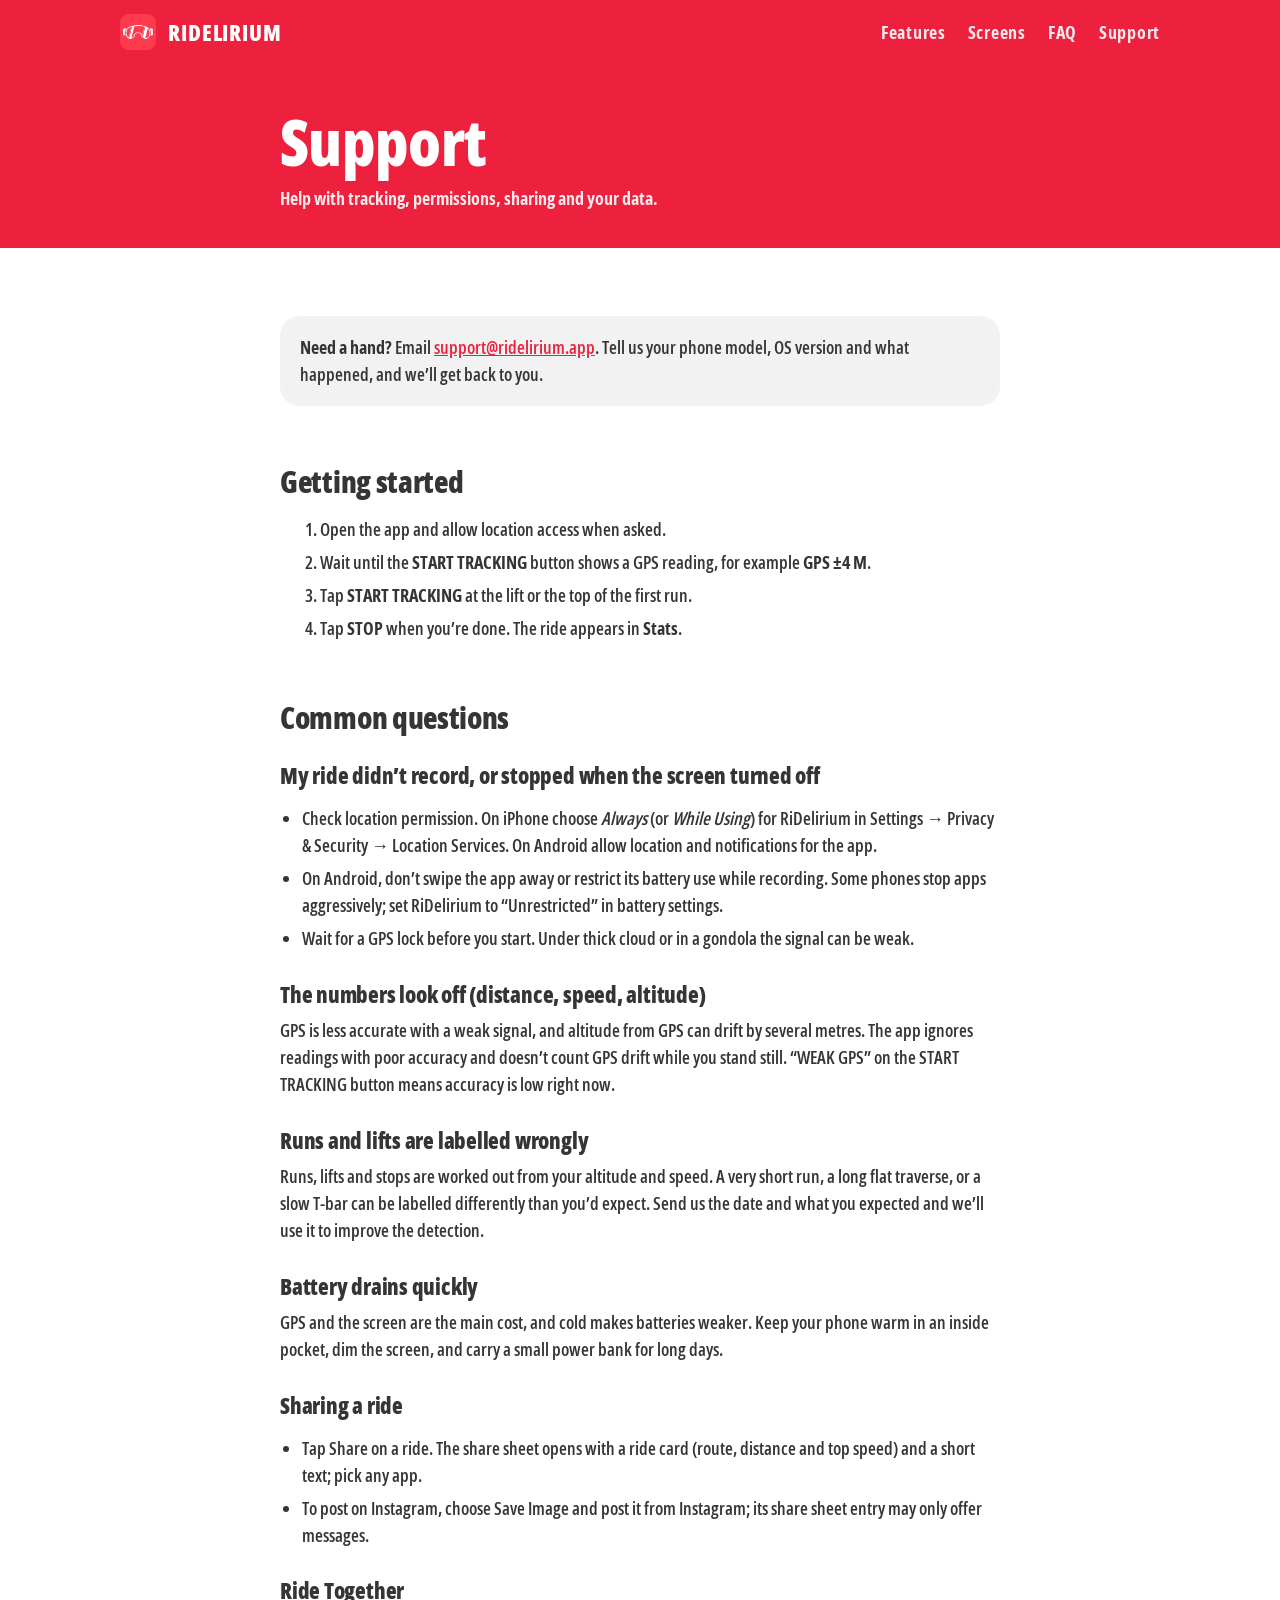
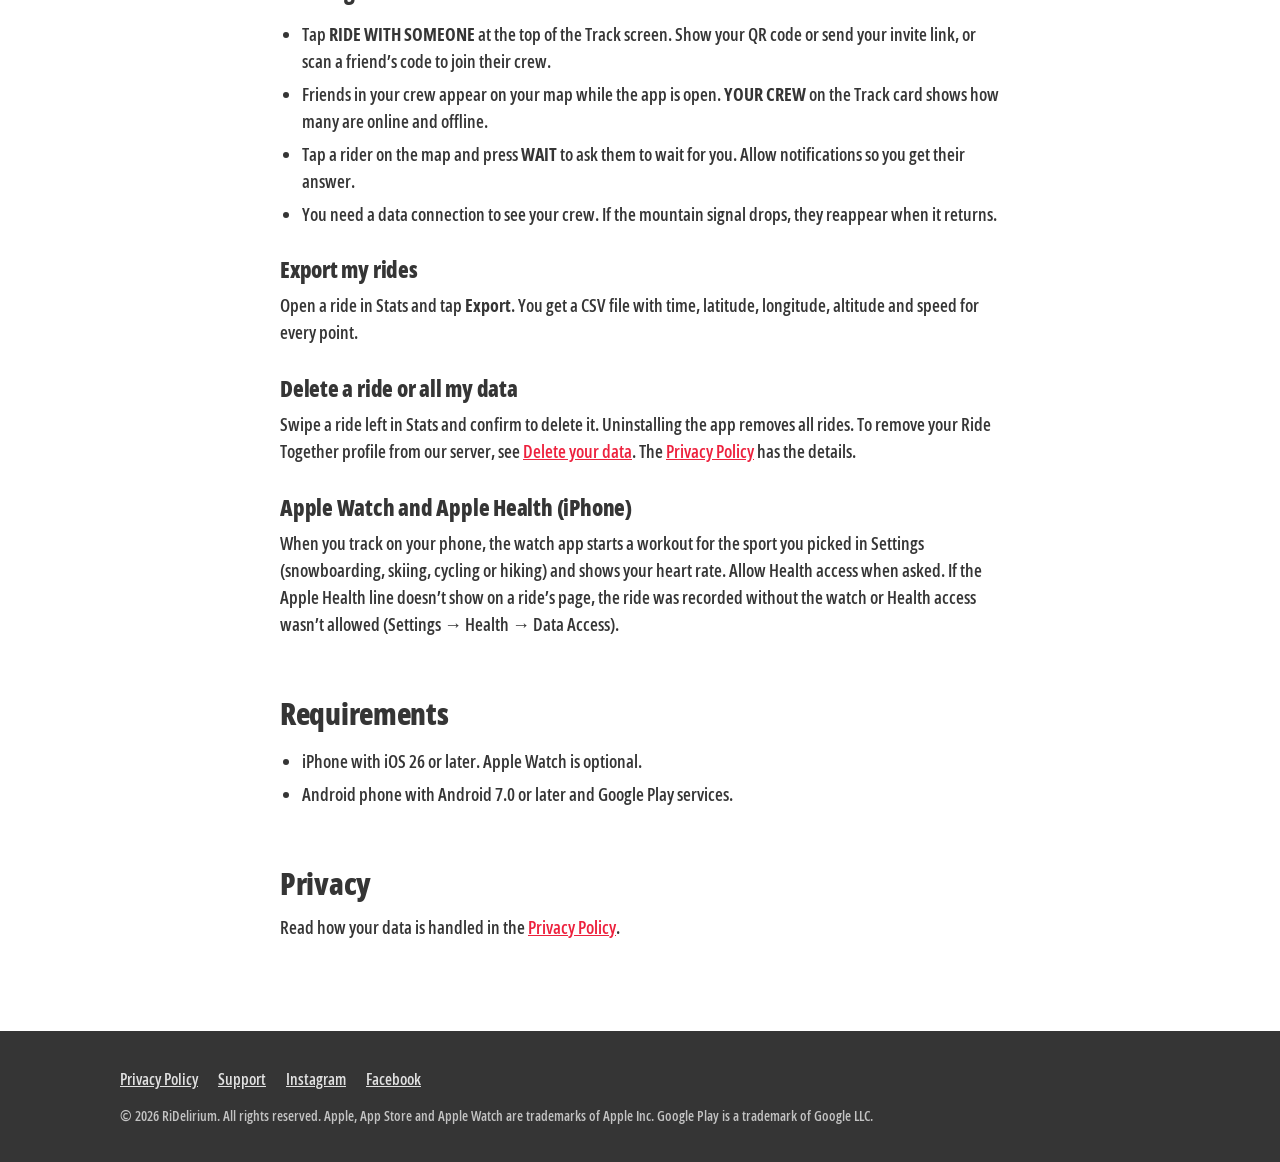
<file: RiDelirium-Web/support.html>
<!doctype html>
<html lang="en">
<head>
<meta charset="utf-8">
<meta name="viewport" content="width=device-width, initial-scale=1">
<title>Support — RiDelirium</title>
<meta name="description" content="Help for the RiDelirium app: tracking, permissions, battery, sharing and your data.">
<meta name="theme-color" content="#ED213D">
<link rel="icon" type="image/png" href="assets/favicon.png">
<link rel="apple-touch-icon" href="assets/apple-touch-icon.png">
<meta property="og:title" content="Support — RiDelirium">
<meta property="og:description" content="Help for the RiDelirium app: tracking, permissions, battery, sharing and your data.">
<meta property="og:image" content="assets/icon-512.png">
<link rel="stylesheet" href="css/style.css">
</head>
<body>
<a class="skip" href="#main">Skip to content</a>
<header class="site-header">
  <div class="wrap">
    <a class="brand" href="index.html"><img src="assets/icon-512.png" alt="" width="36" height="36">RIDELIRIUM</a>
    <nav class="nav" aria-label="Main">
      <a class="hide-sm" href="index.html#features">Features</a>
      <a class="hide-sm" href="index.html#screens">Screens</a>
      <a href="index.html#faq">FAQ</a>
      <a href="support.html">Support</a>
    </nav>
  </div>
</header>

<main id="main">
<div class="doc-hero"><div class="wrap" style="max-width:760px"><h1>Support</h1><p>Help with tracking, permissions, sharing and your data.</p></div></div>
<div class="doc"><div class="wrap">

<div class="callout"><strong>Need a hand?</strong> Email <a data-u="support" data-d="ridelirium.app" href="#" rel="nofollow">support [at] ridelirium.app</a>. Tell us your phone model, OS version and what happened, and we’ll get back to you.</div>

<h2>Getting started</h2>
<ol>
  <li>Open the app and allow location access when asked.</li>
  <li>Wait until the <strong>START TRACKING</strong> button shows a GPS reading, for example <strong>GPS ±4 M</strong>.</li>
  <li>Tap <strong>START TRACKING</strong> at the lift or the top of the first run.</li>
  <li>Tap <strong>STOP</strong> when you’re done. The ride appears in <strong>Stats</strong>.</li>
</ol>

<h2>Common questions</h2>

<h3>My ride didn’t record, or stopped when the screen turned off</h3>
<ul>
  <li>Check location permission. On iPhone choose <em>Always</em> (or <em>While Using</em>) for RiDelirium in Settings → Privacy &amp; Security → Location Services. On Android allow location and notifications for the app.</li>
  <li>On Android, don’t swipe the app away or restrict its battery use while recording. Some phones stop apps aggressively; set RiDelirium to “Unrestricted” in battery settings.</li>
  <li>Wait for a GPS lock before you start. Under thick cloud or in a gondola the signal can be weak.</li>
</ul>

<h3>The numbers look off (distance, speed, altitude)</h3>
<p>GPS is less accurate with a weak signal, and altitude from GPS can drift by several metres. The app ignores readings with poor accuracy and doesn’t count GPS drift while you stand still. “WEAK GPS” on the START TRACKING button means accuracy is low right now.</p>

<h3>Runs and lifts are labelled wrongly</h3>
<p>Runs, lifts and stops are worked out from your altitude and speed. A very short run, a long flat traverse, or a slow T-bar can be labelled differently than you’d expect. Send us the date and what you expected and we’ll use it to improve the detection.</p>

<h3>Battery drains quickly</h3>
<p>GPS and the screen are the main cost, and cold makes batteries weaker. Keep your phone warm in an inside pocket, dim the screen, and carry a small power bank for long days.</p>

<h3>Sharing a ride</h3>
<ul>
  <li>Tap Share on a ride. The share sheet opens with a ride card (route, distance and top speed) and a short text; pick any app.</li>
  <li>To post on Instagram, choose Save Image and post it from Instagram; its share sheet entry may only offer messages.</li>
</ul>

<h3>Ride Together</h3>
<ul>
  <li>Tap <strong>RIDE WITH SOMEONE</strong> at the top of the Track screen. Show your QR code or send your invite link, or scan a friend’s code to join their crew.</li>
  <li>Friends in your crew appear on your map while the app is open. <strong>YOUR CREW</strong> on the Track card shows how many are online and offline.</li>
  <li>Tap a rider on the map and press <strong>WAIT</strong> to ask them to wait for you. Allow notifications so you get their answer.</li>
  <li>You need a data connection to see your crew. If the mountain signal drops, they reappear when it returns.</li>
</ul>

<h3>Export my rides</h3>
<p>Open a ride in Stats and tap <strong>Export</strong>. You get a CSV file with time, latitude, longitude, altitude and speed for every point.</p>

<h3>Delete a ride or all my data</h3>
<p>Swipe a ride left in Stats and confirm to delete it. Uninstalling the app removes all rides. To remove your Ride Together profile from our server, see <a href="delete-data.html">Delete your data</a>. The <a href="privacy.html">Privacy Policy</a> has the details.</p>

<h3>Apple Watch and Apple Health (iPhone)</h3>
<p>When you track on your phone, the watch app starts a workout for the sport you picked in Settings (snowboarding, skiing, cycling or hiking) and shows your heart rate. Allow Health access when asked. If the Apple Health line doesn’t show on a ride’s page, the ride was recorded without the watch or Health access wasn’t allowed (Settings → Health → Data Access).</p>

<h2>Requirements</h2>
<ul>
  <li>iPhone with iOS 26 or later. Apple Watch is optional.</li>
  <li>Android phone with Android 7.0 or later and Google Play services.</li>
</ul>

<h2>Privacy</h2>
<p>Read how your data is handled in the <a href="privacy.html">Privacy Policy</a>.</p>

</div></div>
</main>
<footer class="site-footer">
  <div class="wrap">
    <div>
      <a href="privacy.html">Privacy Policy</a><a href="support.html">Support</a><a href="https://www.instagram.com/ridelirium.app/" rel="me noopener">Instagram</a><a href="https://www.facebook.com/profile.php?id=61596767940656" rel="me noopener">Facebook</a>
    </div>
    <small>© <span id="year">2026</span> RiDelirium. All rights reserved. Apple, App Store and Apple Watch are trademarks of Apple Inc. Google Play is a trademark of Google LLC.</small>
  </div>
</footer>
<script>document.getElementById("year").textContent = new Date().getFullYear();</script>
<script src="js/mail.js" defer></script>
</body>
</html>
</file>
<file: RiDelirium-Web/css/style.css>
/* RiDelirium — marketing site. Plain CSS, no build step. Tokens come from the app's design handoff. */

@font-face { font-family: "Open Sans Condensed"; font-weight: 600; font-display: swap;
  src: url("../assets/fonts/OpenSans-CondensedSemiBold.ttf") format("truetype"); }
@font-face { font-family: "Open Sans Condensed"; font-weight: 700; font-display: swap;
  src: url("../assets/fonts/OpenSans-CondensedBold.ttf") format("truetype"); }
@font-face { font-family: "Open Sans Condensed"; font-weight: 800; font-display: swap;
  src: url("../assets/fonts/OpenSans-CondensedExtraBold.ttf") format("truetype"); }

:root {
  --red: #ED213D;
  --charcoal: #353535;
  --secondary: #8A8A8A;
  --grey: #F2F2F2;
  --grey-text: #4D4D4D;
  --divider: #E8E8E8;
  --map: #141B24;
  --sun: #FFB340;
  --lift: #4DA3FF;
  --still: #B8B8B8;
  --user: #1A7CFF;
  --radius: 20px;
  --max: 1080px;
  --font: "Open Sans Condensed", "Arial Narrow", "Helvetica Neue", Arial, sans-serif;
}

*, *::before, *::after { box-sizing: border-box; }
html { scroll-behavior: smooth; -webkit-text-size-adjust: 100%; }
body { margin: 0; font-family: var(--font); font-weight: 600; color: var(--charcoal); background: #fff; line-height: 1.5; font-size: 18px; }
img { max-width: 100%; display: block; }
a { color: var(--red); }
h1, h2, h3 { font-weight: 800; line-height: 1.05; margin: 0 0 .5em; letter-spacing: -.01em; }
p { margin: 0 0 1em; }
.wrap { max-width: var(--max); margin: 0 auto; padding: 0 20px; }
.kicker { font-weight: 700; letter-spacing: .08em; text-transform: uppercase; font-size: 14px; color: var(--red); margin-bottom: 10px; }
.skip { position: absolute; left: -999px; }
.skip:focus { left: 12px; top: 12px; background: #fff; padding: 8px 12px; z-index: 10; }

/* ---------- Header ---------- */
.site-header { background: var(--red); color: #fff; }
.site-header .wrap { display: flex; align-items: center; justify-content: space-between; height: 64px; }
.brand { display: flex; align-items: center; gap: 12px; color: #fff; text-decoration: none; font-weight: 800; font-size: 22px; letter-spacing: .04em; }
.brand img { width: 36px; height: 36px; border-radius: 9px; }
.nav { display: flex; gap: 22px; }
.nav a { color: #fff; text-decoration: none; font-weight: 700; letter-spacing: .04em; opacity: .9; }
.nav a:hover, .nav a:focus-visible { opacity: 1; text-decoration: underline; }
@media (max-width: 560px) { .nav a.hide-sm { display: none; } .nav { gap: 16px; } }

/* ---------- Hero ---------- */
.hero { background: var(--red); color: #fff; overflow: hidden; }
.hero .wrap { display: grid; gap: 40px; padding-top: 40px; padding-bottom: 0; align-items: end; }
.hero-copy { padding-bottom: 40px; }
.hero h1 { font-size: clamp(48px, 9vw, 92px); letter-spacing: -.02em; line-height: .95; }
.hero p.lead { font-size: clamp(20px, 3vw, 26px); font-weight: 700; max-width: 30ch; opacity: .95; }
.hero-phone { justify-self: center; margin-bottom: -90px; }
@media (min-width: 860px) {
  .hero .wrap { grid-template-columns: 1.1fr .9fr; padding-top: 72px; }
  .hero-copy { padding-bottom: 96px; }
}

/* ---------- Store buttons ---------- */
.stores { display: flex; flex-wrap: wrap; gap: 12px; margin-top: 28px; }
.store { display: inline-flex; flex-direction: column; justify-content: center; min-width: 190px; height: 64px; padding: 0 22px; border-radius: 18px;
  background: #fff; color: var(--charcoal); text-decoration: none; transition: transform .12s, filter .12s; }
.store small { font-size: 12px; font-weight: 700; letter-spacing: .08em; color: var(--secondary); text-transform: uppercase; line-height: 1.1; }
.store strong { font-size: 24px; font-weight: 800; line-height: 1.1; }
.store:hover { transform: translateY(-2px); }
.store:active { filter: brightness(.95); }
.store.dark { background: var(--charcoal); color: #fff; }
.store.dark small { color: rgba(255,255,255,.7); }
.cta .store { background: var(--red); color: #fff; }
.cta .store small { color: rgba(255,255,255,.8); }
.cta .store.dark { background: var(--charcoal); }
.note-soon { font-size: 14px; opacity: .85; margin-top: 12px; }

/* ---------- Sections ---------- */
section { padding: 72px 0; }
section.tinted { background: var(--grey); }
section h2 { font-size: clamp(34px, 5vw, 52px); }
.sub { color: var(--grey-text); font-weight: 600; max-width: 56ch; font-size: 20px; }
.first-after-hero { padding-top: 150px; }

.features { display: grid; gap: 16px; margin-top: 36px; grid-template-columns: repeat(auto-fit, minmax(300px, 1fr)); }
.card { background: #fff; border-radius: 28px; padding: 26px 24px; box-shadow: 0 14px 40px rgba(0,0,0,.08); }
section:not(.tinted) .card { background: var(--grey); box-shadow: none; }
.card .ico { width: 44px; height: 44px; border-radius: 14px; background: var(--red); color: #fff; display: grid; place-items: center; font-size: 22px; font-weight: 800; margin-bottom: 14px; }
.card h3 { font-size: 24px; margin-bottom: 6px; }
.card p { margin: 0; color: var(--grey-text); }

.split { display: grid; gap: 40px; align-items: center; }
@media (min-width: 860px) { .split { grid-template-columns: 1fr 1fr; } .split.flip .split-media { order: -1; } }
.split-media { display: flex; justify-content: center; gap: 18px; }
.checks { list-style: none; padding: 0; margin: 20px 0 0; }
.checks li { padding-left: 34px; position: relative; margin-bottom: 12px; }
.checks li::before { content: ""; position: absolute; left: 0; top: 4px; width: 20px; height: 20px; border-radius: 50%; background: var(--red); }
.checks li::after { content: ""; position: absolute; left: 7px; top: 8px; width: 5px; height: 9px; border: solid #fff; border-width: 0 2.5px 2.5px 0; transform: rotate(45deg); }

.gallery { display: flex; gap: 24px; overflow-x: auto; padding: 8px 20px 30px; scroll-snap-type: x mandatory; justify-content: flex-start; -webkit-overflow-scrolling: touch; }
.gallery > figure { margin: 0; flex: 0 0 auto; scroll-snap-align: center; text-align: center; }
.gallery figcaption { margin-top: 14px; font-weight: 700; letter-spacing: .06em; text-transform: uppercase; font-size: 14px; color: var(--grey-text); }
/* Centred when it fits, scrollable from the first phone when it doesn't (justify-content: center would cut off the left edge). */
.gallery > figure:first-child { margin-left: auto; }
.gallery > figure:last-child { margin-right: auto; }

.faq details { border-bottom: 1px solid var(--divider); padding: 18px 0; }
.faq summary { cursor: pointer; font-weight: 800; font-size: 22px; list-style: none; display: flex; justify-content: space-between; gap: 16px; }
.faq summary::-webkit-details-marker { display: none; }
.faq summary::after { content: "+"; color: var(--red); font-size: 28px; line-height: 1; }
.faq details[open] summary::after { content: "–"; }
.faq details p { margin: 12px 0 0; color: var(--grey-text); max-width: 64ch; }

.cta { text-align: center; background: var(--grey); }
.cta .stores { justify-content: center; }

/* ---------- Footer ---------- */
.site-footer { background: var(--charcoal); color: #fff; padding: 36px 0; font-size: 16px; }
.site-footer .wrap { display: flex; flex-wrap: wrap; gap: 14px 28px; justify-content: space-between; align-items: center; }
.site-footer .wrap > div { display: flex; flex-wrap: wrap; gap: 8px 20px; }
.site-footer a { color: #fff; opacity: .85; }
.site-footer small { opacity: .7; font-size: 14px; }

/* ---------- Document pages (privacy, support) ---------- */
.doc-hero { background: var(--red); color: #fff; padding: 44px 0 36px; }
.doc-hero h1 { font-size: clamp(40px, 7vw, 64px); margin: 0; }
.doc-hero p { margin: 10px 0 0; font-weight: 700; opacity: .9; }
.doc { padding: 48px 0 72px; }
.doc .wrap { max-width: 760px; }
.doc h2 { font-size: 30px; margin-top: 2em; }
.doc h3 { font-size: 22px; margin-top: 1.4em; }
.doc ul { padding-left: 22px; }
.doc li { margin-bottom: 6px; }
.doc table { width: 100%; border-collapse: collapse; margin: 16px 0 24px; font-size: 17px; }
.doc th, .doc td { text-align: left; vertical-align: top; padding: 10px 12px; border-bottom: 1px solid var(--divider); }
.doc th { font-weight: 800; background: var(--grey); }
.doc .table-wrap { overflow-x: auto; }
.callout { background: var(--grey); border-radius: 20px; padding: 18px 20px; margin: 20px 0; }
.todo { background: #FFF4D6; border: 1px dashed var(--sun); border-radius: 12px; padding: 10px 14px; font-size: 15px; margin: 16px 0; }

/* ---------- Phone mockups (HTML/CSS stand-ins for screenshots) ---------- */
.phone { width: 270px; height: 560px; border-radius: 44px; background: #111; padding: 9px; box-shadow: 0 30px 60px rgba(0,0,0,.35); flex: 0 0 auto; position: relative; }
.phone.sm { width: 240px; height: 500px; border-radius: 40px; }
.screen { text-align: left; width: 100%; height: 100%; border-radius: 36px; overflow: hidden; position: relative; background: #fff; font-size: 12px; line-height: 1.2; color: var(--charcoal); }
.island { position: absolute; top: 9px; left: 50%; width: 76px; height: 20px; margin-left: -38px; border-radius: 12px; background: #000; z-index: 5; }
.m-header { background: var(--red); color: #fff; padding: 40px 14px 14px; }
.m-kicker { font-weight: 700; letter-spacing: .04em; font-size: 11px; text-transform: uppercase; }
.m-hero { display: flex; align-items: flex-end; gap: 6px; margin-top: 4px; }
.m-hero b { font-size: 56px; font-weight: 800; line-height: .9; letter-spacing: -.02em; }
.m-hero span { font-weight: 700; font-size: 12px; padding-bottom: 5px; line-height: 1.2; }
.m-line { font-weight: 700; font-size: 10px; letter-spacing: .04em; opacity: .9; margin-top: 4px; text-transform: uppercase; }
.m-map { background: var(--map); position: absolute; left: 0; right: 0; }
.m-map svg { width: 100%; height: 100%; display: block; }
.m-card { position: absolute; left: 8px; right: 8px; bottom: 74px; background: #fff; border-radius: 20px; padding: 12px 12px 10px; box-shadow: 0 10px 28px rgba(0,0,0,.4); }
.m-rec { color: var(--red); font-weight: 700; font-size: 10px; letter-spacing: .04em; display: flex; align-items: center; gap: 5px; }
.m-rec i { width: 6px; height: 6px; border-radius: 50%; background: var(--red); display: inline-block; }
.m-speed { font-size: 52px; font-weight: 800; line-height: .95; letter-spacing: -.02em; margin: 3px 0 8px; }
.m-speed small { font-size: 13px; color: var(--secondary); font-weight: 700; letter-spacing: 0; margin-left: 4px; }
.m-cols { display: grid; grid-template-columns: repeat(3, 1fr); gap: 6px; margin-bottom: 10px; }
.m-cols span { display: block; font-size: 8.5px; letter-spacing: .04em; color: var(--secondary); font-weight: 700; }
.m-cols b { font-size: 15px; font-weight: 800; white-space: nowrap; }
.m-btns { display: flex; gap: 6px; }
.m-btn { height: 40px; border-radius: 13px; display: grid; place-items: center; font-weight: 700; font-size: 14px; background: var(--grey); color: var(--grey-text); flex: 1; }
.m-btn.red { background: var(--red); color: #fff; flex: 1.4; }
.m-tabbar { position: absolute; left: 8px; right: 54px; bottom: 12px; height: 40px; background: var(--red); border-radius: 18px; display: flex; align-items: center; gap: 4px; padding: 0 5px; color: #fff; font-weight: 700; font-size: 12px; letter-spacing: .03em; }
.m-tab { flex: 1; height: 30px; border-radius: 13px; display: grid; place-items: center; opacity: .8; }
.m-tab.on { background: rgba(0,0,0,.2); opacity: 1; }
.m-gear { position: absolute; right: 8px; bottom: 12px; width: 40px; height: 40px; border-radius: 50%; background: var(--red); display: grid; place-items: center; box-shadow: 0 5px 12px rgba(0,0,0,.3); }
.m-gear i { width: 26px; height: 26px; display: block; background: url("data:image/svg+xml,%3Csvg xmlns=%22http://www.w3.org/2000/svg%22 width=%22100%22 height=%22100%22 viewBox=%220 0 100 100%22%3E%3Cpath fill-rule=%22evenodd%22 fill=%22%23fff%22 d=%22M50.00 8.00 L55.26 8.33 L58.99 2.85 L70.44 6.57 L70.23 13.20 L74.69 16.02 L78.75 19.38 L84.99 17.14 L92.06 26.88 L88.00 32.12 L89.94 37.02 L91.26 42.13 L97.62 43.98 L97.62 56.02 L91.26 57.87 L89.94 62.98 L88.00 67.88 L92.06 73.12 L84.99 82.86 L78.75 80.62 L74.69 83.98 L70.23 86.80 L70.44 93.43 L58.99 97.15 L55.26 91.67 L50.00 92.00 L44.74 91.67 L41.01 97.15 L29.56 93.43 L29.77 86.80 L25.31 83.98 L21.25 80.62 L15.01 82.86 L7.94 73.12 L12.00 67.88 L10.06 62.98 L8.74 57.87 L2.38 56.02 L2.38 43.98 L8.74 42.13 L10.06 37.02 L12.00 32.12 L7.94 26.88 L15.01 17.14 L21.25 19.38 L25.31 16.02 L29.77 13.20 L29.56 6.57 L41.01 2.85 L44.74 8.33Z M88.00 50.00 A38 38 0 1 0 12.00 50.00 A38 38 0 1 0 88.00 50.00Z%22/%3E%3Cg transform=%22translate%2820 20%29 scale%282.5%29%22 fill=%22none%22 stroke=%22%23fff%22 stroke-width=%222.4%22 stroke-linecap=%22round%22 stroke-linejoin=%22round%22%3E%3Ccircle cx=%2212.5%22 cy=%224%22 r=%222.3%22 fill=%22%23fff%22 stroke=%22none%22%3E%3C/circle%3E%3Cpath d=%22M12.3 7.5v4.6%22%3E%3C/path%3E%3Cpath d=%22M6.8 9.6l5.5-.6 5.4-1.4%22%3E%3C/path%3E%3Cpath d=%22M12.3 12.1 9.2 14.6l-.6 3.6M12.3 12.1l3.1 2 .5 3.3%22%3E%3C/path%3E%3Cpath d=%22M3 19.6 21 16.6%22 stroke-width=%222.8%22%3E%3C/path%3E%3C/g%3E%3C/svg%3E") center / contain no-repeat; }
.m-crew { position: absolute; top: 38px; left: 10px; right: 10px; height: 36px; background: #fff; border-radius: 99px; display: flex; align-items: center; gap: 8px; padding: 0 12px 0 5px; box-shadow: 0 5px 14px rgba(0,0,0,.35); }
.m-crew .av { display: flex; }
.m-crew .av i { width: 24px; height: 24px; border-radius: 50%; border: 2px solid #fff; margin-left: -8px; display: block; }
.m-crew .av i:first-child { margin-left: 0; }
.m-crew b { display: block; font-size: 11px; font-weight: 800; white-space: nowrap; }
.m-crew span { display: block; font-size: 8px; font-weight: 700; color: var(--secondary); letter-spacing: .04em; }
.m-crew .ch { margin-left: auto; width: 6px; height: 6px; border: solid #BDBDBD; border-width: 2px 2px 0 0; transform: rotate(45deg); }
.m-tag { position: absolute; display: flex; align-items: center; gap: 4px; background: #fff; border-radius: 99px; padding: 2px 7px 2px 2px; box-shadow: 0 3px 8px rgba(0,0,0,.45); transform: translate(-50%, -100%); }
.m-tag i { width: 16px; height: 16px; border-radius: 50%; display: block; }
.m-tag b { font-size: 8.5px; font-weight: 800; line-height: 1; }
.m-tag span { display: block; font-size: 6.5px; font-weight: 700; }
.m-idle { display: flex; justify-content: space-between; gap: 8px; margin-bottom: 12px; }
.m-idle span { display: block; font-size: 8.5px; letter-spacing: .04em; color: var(--secondary); font-weight: 700; }
.m-idle b { font-size: 19px; font-weight: 800; white-space: nowrap; display: flex; align-items: center; gap: 4px; }
.m-idle b i { width: 6px; height: 6px; border-radius: 50%; background: #30D158; display: block; }
.m-idle em { display: block; font-style: normal; font-size: 8px; font-weight: 700; color: var(--secondary); letter-spacing: .04em; margin-top: 2px; }
.m-idle .r { text-align: right; } .m-idle .r b { justify-content: flex-end; }
.m-start { height: 44px; border-radius: 14px; background: var(--red); color: #fff; display: flex; align-items: center; justify-content: center; gap: 7px; font-weight: 700; font-size: 15px; white-space: nowrap; padding: 0 10px; }
.m-start i { width: 10px; height: 10px; border-radius: 50%; background: #fff; display: block; flex: none; }
.m-start small { font-size: 9px; }
.m-pin { position: absolute; right: 10px; width: 34px; height: 34px; border-radius: 50%; background: #fff; display: grid; place-items: center; box-shadow: 0 4px 10px rgba(0,0,0,.35); }
.m-pin i { width: 12px; height: 12px; border-radius: 99px 99px 99px 0; transform: rotate(-45deg); background: var(--charcoal); display: block; }
.m-row { display: flex; align-items: center; gap: 9px; height: 52px; padding: 0 12px; border-bottom: 1px solid var(--divider); }
.m-row .d { font-size: 26px; font-weight: 700; width: 30px; text-align: right; }
.m-row .mo { width: 26px; font-size: 10px; font-weight: 700; color: var(--red); line-height: 1.2; }
.m-row .mo em { display: block; font-style: normal; color: var(--secondary); font-size: 9px; font-weight: 600; }
.m-row .nm { flex: 1; font-size: 12px; font-weight: 700; line-height: 1.25; }
.m-row .nm em { display: block; font-style: normal; color: var(--secondary); font-size: 10px; font-weight: 600; }
.m-row .ch { width: 7px; height: 7px; border: solid var(--chevron, #BDBDBD); border-width: 2px 2px 0 0; transform: rotate(45deg); }
.m-legend { position: absolute; left: 8px; bottom: 8px; background: rgba(0,0,0,.55); color: #fff; border-radius: 99px; padding: 4px 9px; font-size: 8.5px; font-weight: 700; letter-spacing: .04em; display: flex; gap: 8px; }
.m-legend i { display: inline-block; width: 6px; height: 6px; border-radius: 50%; margin-right: 4px; }
.m-chips { display: flex; gap: 4px; margin-top: 8px; }
.m-chips span { flex: 1; height: 32px; border-radius: 11px; display: grid; place-items: center; background: var(--grey); color: var(--grey-text); font-weight: 800; font-size: 12px; }
.m-chips span.on { background: var(--charcoal); color: #fff; }
.m-slider { height: 4px; border-radius: 4px; background: var(--divider); margin: 10px 0 4px; position: relative; }
.m-slider::before { content: ""; position: absolute; left: 0; top: 0; bottom: 0; width: 42%; border-radius: 4px; background: var(--red); }
.m-slider::after { content: ""; position: absolute; left: 42%; top: -5px; width: 14px; height: 14px; margin-left: -7px; border-radius: 50%; background: #fff; box-shadow: 0 1px 4px rgba(0,0,0,.35); }
.m-time { display: flex; justify-content: space-between; font-weight: 700; font-size: 11px; }
.m-time span:last-child { color: var(--secondary); }
.m-play { display: flex; gap: 5px; margin-top: 8px; }
.m-play .p { width: 44px; height: 32px; border-radius: 11px; background: var(--red); color: #fff; display: grid; place-items: center; font-size: 12px; }
.m-play .r { width: 38px; height: 32px; border-radius: 11px; background: var(--grey); display: grid; place-items: center; color: var(--grey-text); font-size: 14px; }
.m-play .m-chips { margin: 0; flex: 1; }
.m-play .m-chips span { height: 32px; font-size: 10px; }

@media (prefers-reduced-motion: reduce) { html { scroll-behavior: auto; } .store { transition: none; } }
</file>
